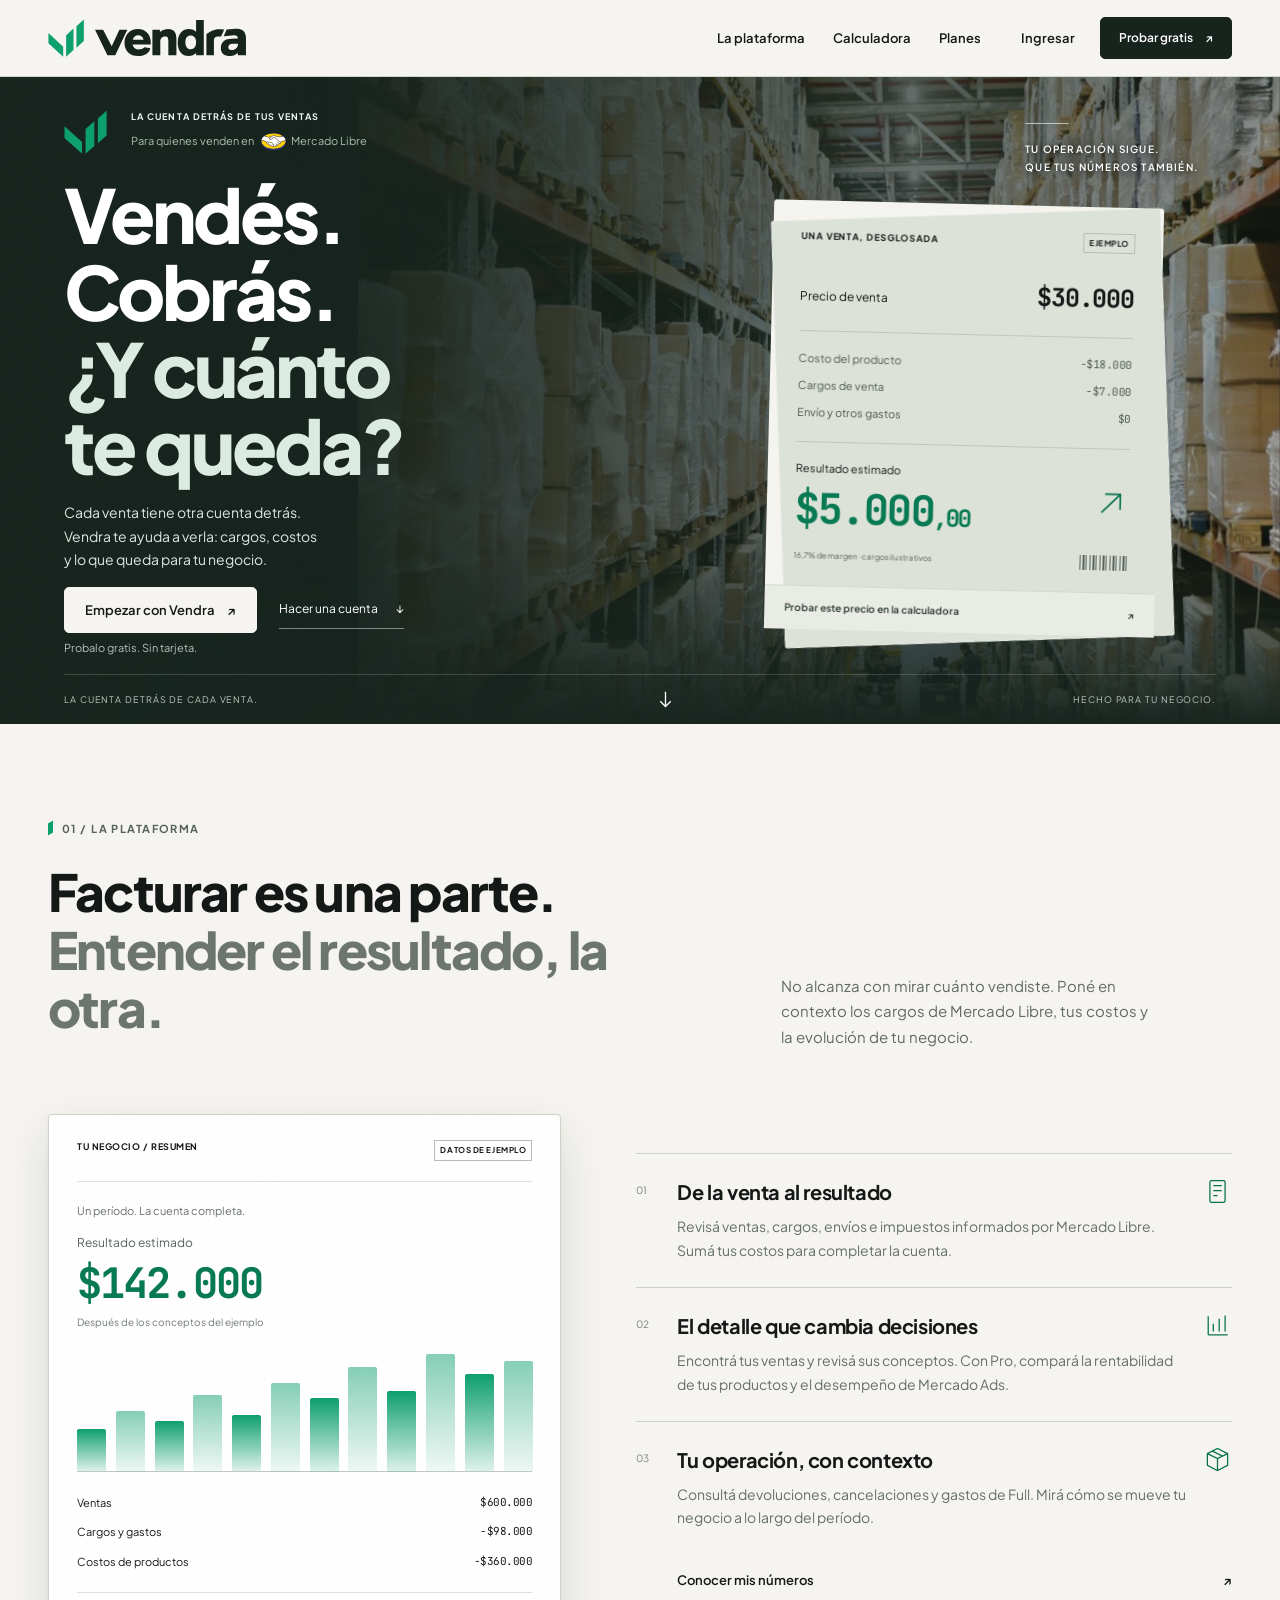
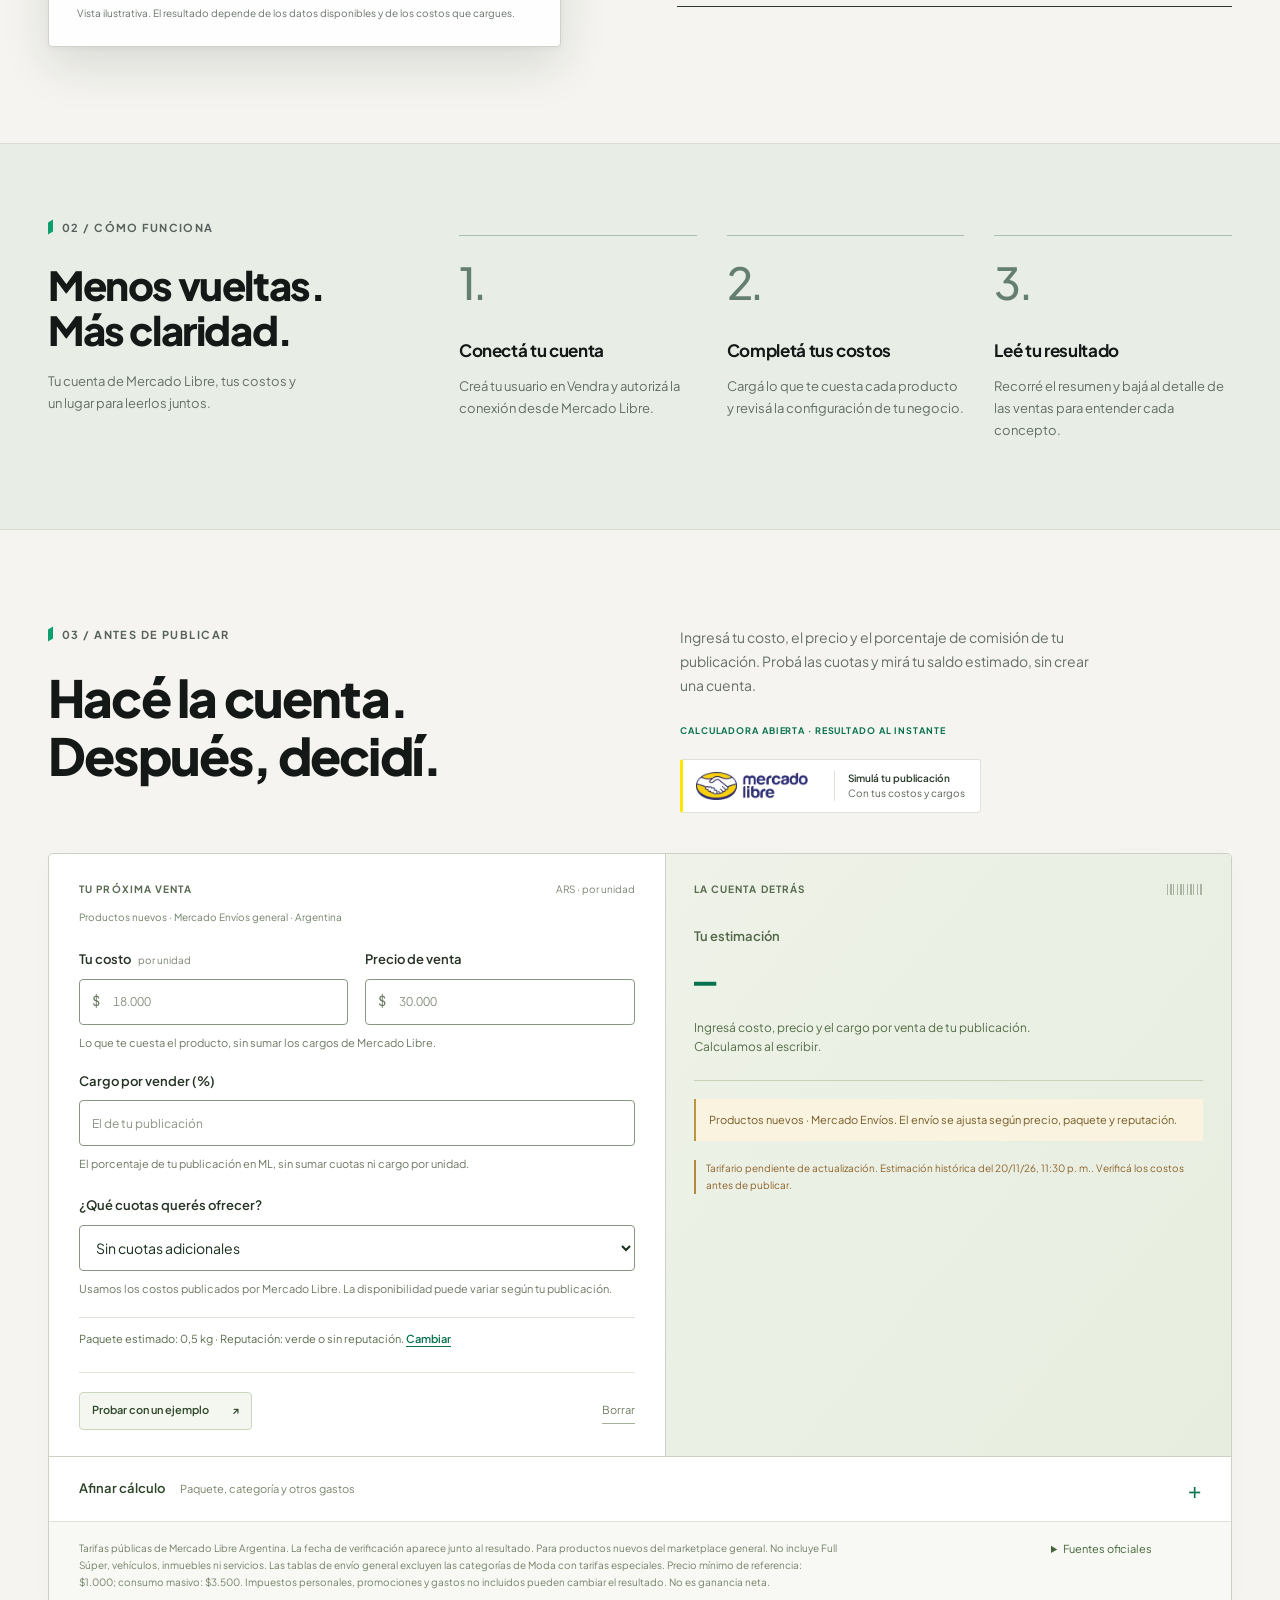
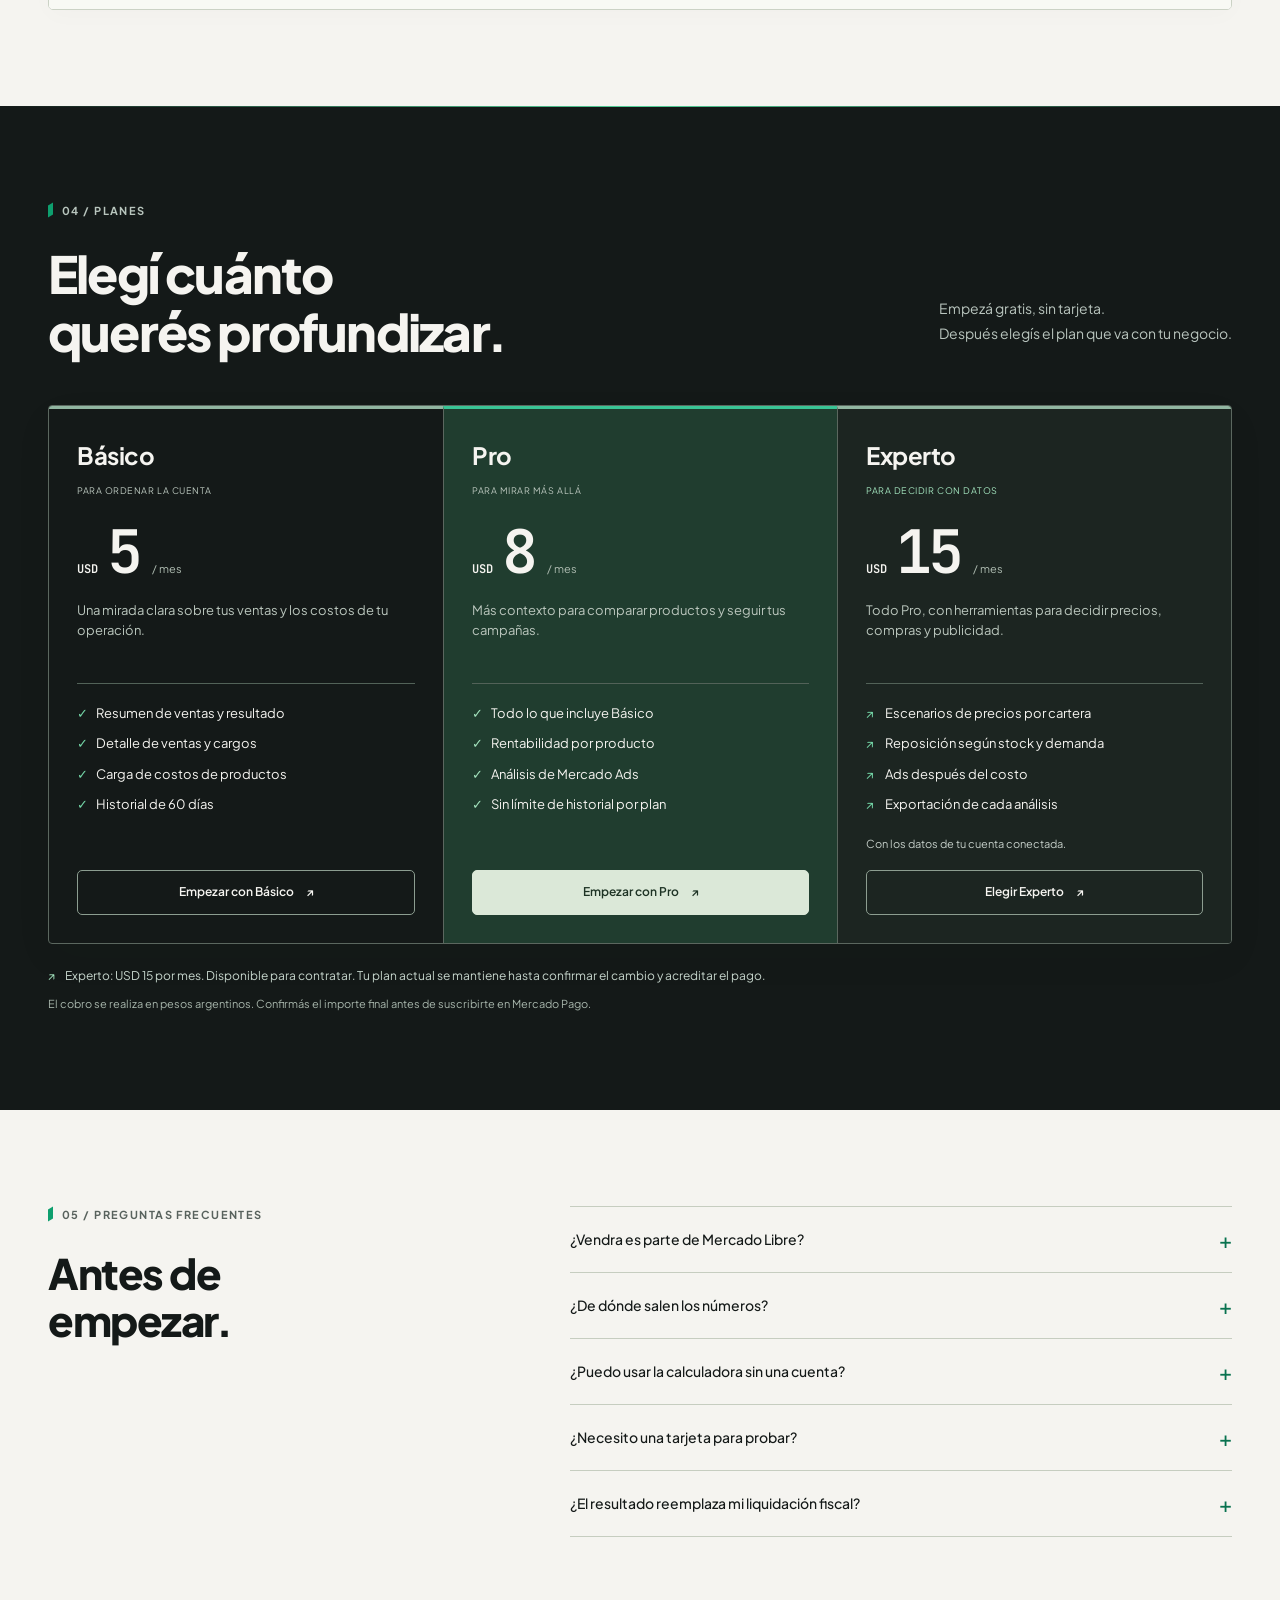
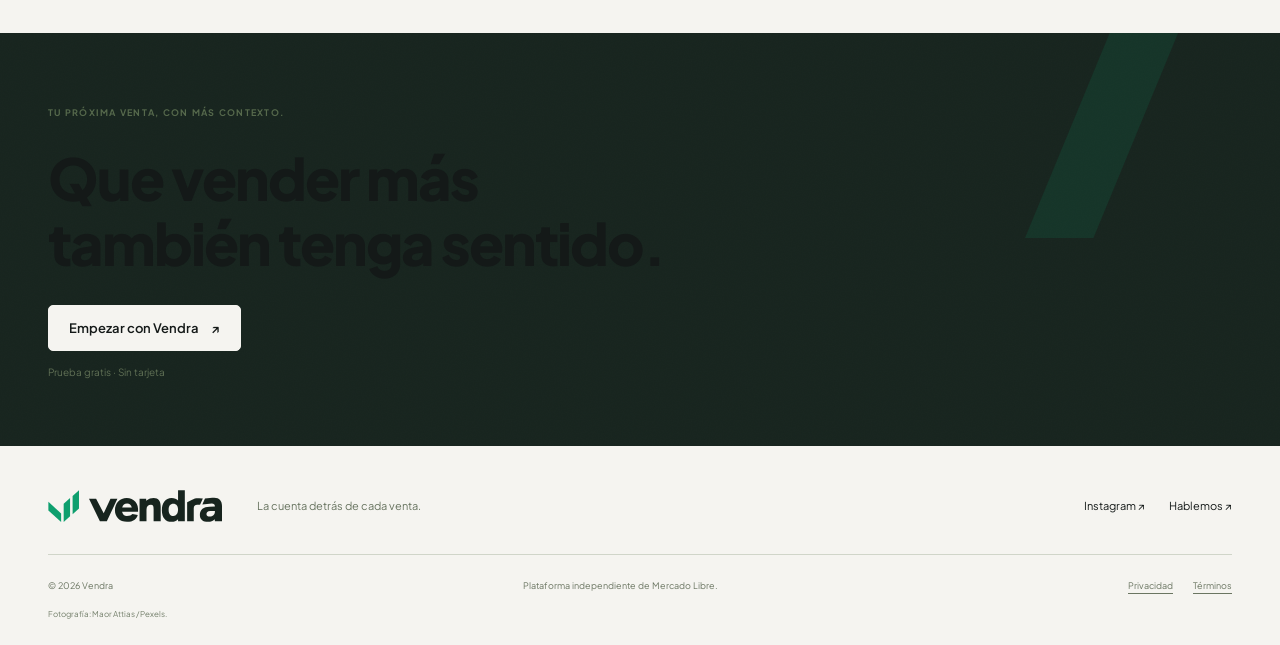
<file: index.html>
<!doctype html>
<html lang="es-AR">
<head>
<meta charset="utf-8"><meta name="viewport" content="width=device-width,initial-scale=1">
<title>Vendra — La cuenta detrás de cada venta en Mercado Libre</title>
<meta name="description" content="Entendé qué te queda de tus ventas en Mercado Libre. Reuní ventas, cargos y costos con Vendra, y probá nuestra calculadora de rentabilidad.">
<meta name="theme-color" content="#141918"><link rel="icon" href="visual/corte/isotipo.svg?v=20261124-1" type="image/svg+xml"><link rel="canonical" href="https://vendra.lat/">
<meta property="og:title" content="Vendés. Cobrás. ¿Y cuánto te queda? · Vendra"><meta property="og:description" content="La cuenta detrás de cada venta en Mercado Libre."><meta property="og:type" content="website"><meta property="og:url" content="https://vendra.lat/">
<link rel="stylesheet" href="exact-home/shared.css"><link rel="stylesheet" href="exact-home/home.css">
<link rel="stylesheet" href="exact-home/calculator-simple.css"><script src="visual/public-rates.js?v=exact-home-1" defer></script><script src="visual/public-estimate.js?v=exact-home-1" defer></script><script src="visual/calculator-simple.js?v=exact-home-1" defer></script><script src="exact-home/home.js" defer></script>
<link rel="stylesheet" href="exact-home/ml-brand.css"><script src="exact-home/ml-brand.js" defer></script>
<meta name="facebook-domain-verification" content="16y74flxnpxetsxmehat0ggmkbxc2m" />
<!-- Excluir mi propio dispositivo de las estadísticas: entrar con ?notrack=1 lo apaga, ?notrack=0 lo vuelve a prender -->
<script>
(function(){
  try{
    var p = new URLSearchParams(location.search), msg = null;
    if (p.get('notrack') === '1'){ localStorage.setItem('vendra_notrack','1'); msg = 'Vendra: listo. No vamos a contar las visitas de este dispositivo en las estadísticas.'; }
    if (p.get('notrack') === '0'){ localStorage.removeItem('vendra_notrack'); msg = 'Vendra: volvemos a contar las visitas de este dispositivo.'; }
    if (localStorage.getItem('vendra_notrack') === '1'){
      window['ga-disable-G-S068X8Y6HM'] = true; // Google Analytics no envía nada
      window.fbq = function(){};                // el loader del pixel de Meta ve fbq y no arranca
      window.__VENDRA_NOTRACK = true;
    }
    if (msg) setTimeout(function(){ alert(msg); }, 300);
  }catch(e){}
})();
</script>
<!-- Meta Pixel -->
<script>
!function(f,b,e,v,n,t,s){if(f.fbq)return;n=f.fbq=function(){n.callMethod?n.callMethod.apply(n,arguments):n.queue.push(arguments)};if(!f._fbq)f._fbq=n;n.push=n;n.loaded=!0;n.version='2.0';n.queue=[];t=b.createElement(e);t.async=!0;t.src=v;s=b.getElementsByTagName(e)[0];s.parentNode.insertBefore(t,s)}(window,document,'script','https://connect.facebook.net/en_US/fbevents.js');
fbq('init','808972165944885');fbq('track','PageView');
</script>
<noscript><img height="1" width="1" style="display:none" src="https://www.facebook.com/tr?id=808972165944885&ev=PageView&noscript=1"/></noscript>
<!-- End Meta Pixel -->
<!-- Google tag (gtag.js) -->
<script async src="https://www.googletagmanager.com/gtag/js?id=G-S068X8Y6HM"></script>
<script>
  window.dataLayer = window.dataLayer || [];
  function gtag(){dataLayer.push(arguments);}
  gtag('js', new Date());
  gtag('config', 'G-S068X8Y6HM');
</script>
<!-- End Google tag -->
<meta property="og:site_name" content="Vendra"><meta property="og:image" content="https://vendra.lat/og.png"><meta property="og:image:width" content="1200"><meta property="og:image:height" content="630"><meta property="og:image:alt" content="Vendra"><meta name="twitter:card" content="summary_large_image"><meta name="twitter:image" content="https://vendra.lat/og.png">
<link rel="stylesheet" href="exact-home/finish.css?v=20261121-1">
<link rel="stylesheet" href="visual/corte/corte.css?v=20261124-1">
</head>
<body>
<a href="#contenido" class="skip">Ir al contenido</a>
<header class="site-header"><div class="header-inner">
<a class="brand" href="index.html" aria-label="Vendra, inicio"><img src="exact-home/assets/vendra-mark.svg" alt="" width="28" height="31"><span>vendra</span></a>
<button id="menu-toggle" type="button" aria-expanded="false" aria-controls="site-nav" aria-label="Abrir menú"><svg viewBox="0 0 24 24" fill="none" stroke="currentColor" stroke-width="1.5" aria-hidden="true"><path d="M4 8h16M4 16h16"/></svg></button>
<nav id="site-nav" aria-label="Navegación principal"><a href="#plataforma">La plataforma</a><a href="#calculadora">Calculadora</a><a href="#planes">Planes</a></nav>
<div class="header-account"><a class="login" href="app.html">Ingresar</a><a class="button primary" href="app.html#registro">Probar gratis <span aria-hidden="true">↗</span></a></div>
</div></header>
<main id="contenido" tabindex="-1">
<section class="hero" aria-labelledby="hero-title">
<img class="hero-photo" src="exact-home/assets/warehouse.jpg" width="1920" height="1280" alt="" fetchpriority="high">
<div class="hero-shade"></div>
<div class="hero-inner">
<div class="hero-copy"><div class="hero-kicker"><span class="status-dot"></span> PARA QUIENES VENDEN EN MERCADO LIBRE</div>
<h1 id="hero-title">Vendés.<br>Cobrás.<br><span>¿Y cuánto<br>te queda?</span></h1>
<p>Cada venta tiene otra cuenta detrás.<br>Vendra te ayuda a verla: cargos, costos<br class="desktop-break"> y lo que queda para tu negocio.</p>
<div class="hero-actions"><a class="button hero-primary" href="app.html#registro">Empezar con Vendra <span aria-hidden="true">↗</span></a><a class="hero-secondary" href="#calculadora">Hacer una cuenta <span aria-hidden="true">↓</span></a></div>
<p class="hero-note">Probalo gratis. Sin tarjeta.</p></div>
<div class="hero-evidence">
<div class="warehouse-caption"><span class="caption-rule"></span> TU OPERACIÓN SIGUE.<br>QUE TUS NÚMEROS TAMBIÉN.</div>
<article class="sale-ticket paper-texture" aria-labelledby="ticket-title">
<div class="ticket-top"><span class="eyebrow" id="ticket-title">Una venta, desglosada</span><span class="example-tag">EJEMPLO</span></div>
<div class="ticket-sale"><span>Precio de venta</span><strong class="numeric">$30.000</strong></div>
<dl class="ticket-lines"><div><dt>Costo del producto</dt><dd class="numeric">−$18.000</dd></div><div><dt>Cargos de venta</dt><dd class="numeric">−$7.000</dd></div><div><dt>Envío y otros gastos</dt><dd class="numeric">$0</dd></div></dl>
<div class="ticket-profit"><div><span>Resultado estimado</span><strong class="numeric">$5.000<span class="ticket-cent">,00</span></strong></div><svg viewBox="0 0 32 32" fill="none" stroke="currentColor" stroke-width="1.5" aria-hidden="true"><path d="M7 23 24 6M10 6h14v14"/></svg></div>
<div class="ticket-foot"><span>16,7% de margen · cargos ilustrativos</span><span class="barcode" aria-hidden="true"></span></div>
<button id="try-hero-example" type="button">Probar este precio en la calculadora <span aria-hidden="true">↗</span></button>
</article>
</div>
<div class="hero-bottom"><span>LA CUENTA DETRÁS DE CADA VENTA.</span><a href="#plataforma" aria-label="Conocer la plataforma"><svg viewBox="0 0 24 24" fill="none" stroke="currentColor" stroke-width="1.5" aria-hidden="true"><path d="M12 3v17m-6-6 6 6 6-6"/></svg></a><span>HECHO PARA TU NEGOCIO.</span></div>
</div>
</section>
<section id="plataforma" class="platform section-shell" tabindex="-1" aria-labelledby="platform-title">
<div class="section-heading reveal"><span class="section-number">01 / LA PLATAFORMA</span><h2 id="platform-title">Facturar es una parte.<br><span>Entender el resultado, la otra.</span></h2><p>No alcanza con mirar cuánto vendiste. Poné en contexto los cargos de Mercado Libre, tus costos y la evolución de tu negocio.</p></div>
<div class="platform-grid">
<div class="ledger-preview paper-texture reveal"><div class="ledger-title"><span class="eyebrow">Tu negocio / Resumen</span><span class="example-tag">DATOS DE EJEMPLO</span></div><div class="ledger-period">Un período. La cuenta completa.</div><div class="ledger-total"><span>Resultado estimado</span><strong class="numeric">$142.000</strong><span class="ledger-caption">Después de los conceptos del ejemplo</span></div><div class="ledger-bars" aria-hidden="true"><i style="--h:36%"></i><i style="--h:52%"></i><i style="--h:43%"></i><i style="--h:65%"></i><i style="--h:48%"></i><i style="--h:76%"></i><i style="--h:63%"></i><i style="--h:89%"></i><i style="--h:69%"></i><i style="--h:100%"></i><i style="--h:83%"></i><i style="--h:94%"></i></div><dl class="ledger-summary"><div><dt>Ventas</dt><dd class="numeric">$600.000</dd></div><div><dt>Cargos y gastos</dt><dd class="numeric">−$98.000</dd></div><div><dt>Costos de productos</dt><dd class="numeric">−$360.000</dd></div></dl><p class="ledger-disclaimer">Vista ilustrativa. El resultado depende de los datos disponibles y de los costos que cargues.</p></div>
<div class="feature-list">
<article class="feature reveal"><span class="feature-index">01</span><div><h3>De la venta al resultado</h3><p>Revisá ventas, cargos, envíos e impuestos informados por Mercado Libre. Sumá tus costos para completar la cuenta.</p></div><svg viewBox="0 0 32 32" fill="none" stroke="currentColor" stroke-width="1.5" aria-hidden="true"><rect x="7" y="3" width="18" height="26" rx="2"/><path d="M11 9h10M11 15h10M11 21h5"/></svg></article>
<article class="feature reveal"><span class="feature-index">02</span><div><h3>El detalle que cambia decisiones</h3><p>Encontrá tus ventas y revisá sus conceptos. Con Pro, compará la rentabilidad de tus productos y el desempeño de Mercado Ads.</p></div><svg viewBox="0 0 32 32" fill="none" stroke="currentColor" stroke-width="1.5" aria-hidden="true"><path d="M5 27V5m0 22h23M11 23v-9m7 9V8m7 15V4"/></svg></article>
<article class="feature reveal"><span class="feature-index">03</span><div><h3>Tu operación, con contexto</h3><p>Consultá devoluciones, cancelaciones y gastos de Full. Mirá cómo se mueve tu negocio a lo largo del período.</p></div><svg viewBox="0 0 32 32" fill="none" stroke="currentColor" stroke-width="1.5" aria-hidden="true"><path d="m4 9 12-6 12 6v14l-12 6-12-6V9Zm0 0 12 6 12-6M16 15v14M10 6l12 6"/></svg></article>
<a class="text-link" href="app.html#registro">Conocer mis números <span aria-hidden="true">↗</span></a>
</div></div>
</section>
<section class="how-section" aria-labelledby="how-title"><div class="section-shell"><div class="how-heading reveal"><span class="section-number">02 / CÓMO FUNCIONA</span><h2 id="how-title">Menos vueltas.<br>Más claridad.</h2><p>Tu cuenta de Mercado Libre, tus costos y un lugar para leerlos juntos.</p></div><ol class="how-steps"><li class="reveal"><span class="step-number">1.</span><h3>Conectá tu cuenta</h3><p>Creá tu usuario en Vendra y autorizá la conexión desde Mercado Libre.</p></li><li class="reveal"><span class="step-number">2.</span><h3>Completá tus costos</h3><p>Cargá lo que te cuesta cada producto y revisá la configuración de tu negocio.</p></li><li class="reveal"><span class="step-number">3.</span><h3>Leé tu resultado</h3><p>Recorré el resumen y bajá al detalle de las ventas para entender cada concepto.</p></li></ol></div></section>
<section id="calculadora" class="calculator-section section-shell" tabindex="-1" aria-labelledby="calc-title">
 <div class="calculator-heading reveal"><div><span class="section-number">03 / ANTES DE PUBLICAR</span><h2 id="calc-title">Hacé la cuenta.<br>Después, decidí.</h2></div><div><p>Ingresá tu costo, el precio y el porcentaje de comisión de tu publicación. Probá las cuotas y mirá tu saldo estimado, sin crear una cuenta.</p><span class="free-label">CALCULADORA ABIERTA · RESULTADO AL INSTANTE</span></div></div>
 <div class="calc-simple">
  <div class="cs-inputs">
   <div class="cs-topline"><span class="eyebrow">TU PRÓXIMA VENTA</span><span>ARS · por unidad</span></div>
   <p id="calculator-scope" class="cs-scope-line">Productos nuevos · Mercado Envíos · Argentina</p>
   <div class="cs-price-pair">
    <div class="cs-field"><label for="product-cost">Tu costo <span>por unidad</span></label><div class="cs-money-field"><span aria-hidden="true">$</span><input id="product-cost" type="number" min="0" max="1000000000" step="0.01" inputmode="decimal" placeholder="18.000" aria-describedby="cs-cost-help"></div></div>
    <div class="cs-field"><label for="sale-price">Precio de venta</label><div class="cs-money-field"><span aria-hidden="true">$</span><input id="sale-price" type="number" min="0.01" max="1000000000" step="0.01" inputmode="decimal" placeholder="30.000"></div></div>
   </div>
   <p id="cs-cost-help" class="cs-hint">Lo que te cuesta el producto, sin sumar los cargos de Mercado Libre.</p>
   <div class="cs-field cs-fee"><label for="fee-percent">Cargo por vender (%)</label><input id="fee-percent" type="number" min="0" max="100" step="0.01" inputmode="decimal" placeholder="El de tu publicación" aria-describedby="fee-help"><p id="fee-help" class="cs-hint">El porcentaje de tu publicación en ML, sin sumar cuotas ni cargo por unidad.</p></div>
   <div class="cs-field cs-installments"><label for="installment-option">¿Qué cuotas querés ofrecer?</label><select id="installment-option"><option value="none">Sin cuotas adicionales</option><option value="low">Cuotas con interés bajo</option><option value="3">3 cuotas al mismo precio</option><option value="6">6 cuotas al mismo precio</option><option value="9">9 cuotas al mismo precio</option><option value="12">12 cuotas al mismo precio</option></select><p class="cs-hint">Usamos los costos publicados por Mercado Libre. La disponibilidad puede variar según tu publicación.</p></div>
   <p id="scenario-assumptions" class="cs-assumptions">Paquete estimado de 0,5 kg · Verde / sin reputación · <a href="#refine-calculation" id="edit-shipping-assumptions">Cambiar</a></p>
   <p id="example-note" class="cs-example-note" hidden>Escenario de ejemplo: comisión del 15%, paquete de 0,5 kg y reputación verde / sin reputación. Cambiá estos datos por los de tu publicación.</p>
   <div class="cs-actions"><button id="load-example" type="button" class="cs-example">Probar con un ejemplo <span aria-hidden="true">↗</span></button><button id="clear-calculator" type="button" class="cs-clear">Borrar</button></div>
  </div>
  <aside class="cs-result" aria-label="Resultado de la simulación" tabindex="-1">
   <div class="cs-topline"><span class="eyebrow">LA CUENTA DETRÁS</span><span class="barcode" aria-hidden="true"></span></div>
   <div class="cs-result-main" role="status" aria-live="polite" aria-atomic="true"><h3 id="result-label">Saldo estimado</h3><div id="result-value" class="numeric">—</div><p id="result-description">Completá costo, precio y cargo por vender para empezar.</p></div>
   <p id="shipping-rule" class="cs-shipping-rule" role="status" aria-live="polite"></p>
   <p id="result-error" class="cs-error" role="alert" hidden></p>
   <div id="result-detail" hidden>
    <dl class="cs-breakdown"><div><dt>Precio de venta</dt><dd id="result-sale" class="numeric">—</dd></div><div><dt>Tu costo</dt><dd id="result-cost" class="numeric">—</dd></div><div><dt>Cargo por vender</dt><dd id="result-fee" class="numeric">—</dd></div><div><dt>Cuotas</dt><dd id="result-installments" class="numeric">—</dd></div><div><dt>Cargo por unidad estimado</dt><dd id="result-fixed" class="numeric">Pendiente</dd></div><div><dt>Envío estimado</dt><dd id="result-shipping" class="numeric">Sin incluir</dd></div><div><dt>Otros gastos</dt><dd id="result-other" class="numeric">Sin incluir</dd></div><div class="cs-total"><dt>Saldo estimado</dt><dd id="result-profit" class="numeric">—</dd></div></dl>
    <button id="copy-result" type="button" class="cs-copy">Copiar esta cuenta <span aria-hidden="true">↗</span></button><p id="copy-status" class="cs-hint" role="status" aria-live="polite"></p>
   </div>
   <p id="rate-status" class="cs-rate-status" role="status" aria-live="polite">Usamos el porcentaje que ingresás y las tablas públicas de cargos por unidad, cuotas y envío. El resultado es una estimación antes de otros gastos e impuestos.</p>
  </aside>
  <details class="cs-refine" id="refine-calculation"><summary><span>Afinar cálculo <small>Paquete, categoría y otros gastos</small></span><span class="cs-disclosure" aria-hidden="true">+</span></summary><div class="cs-refine-content"><p>Ajustá los supuestos del paquete y el envío, o ingresá los importes de tu publicación. La estimación no reemplaza sus cargos reales.</p>
   <details id="shipping-settings" class="cs-shipping-settings" open><summary>Envío y paquete <span aria-hidden="true">⌄</span></summary><div class="cs-shipping-content">
    <div class="cs-shipping-grid">
     <div class="cs-field"><label for="shipping-mode">Cómo enviás</label><select id="shipping-mode"><option value="standard">Mercado Envíos · tarifa general</option><option value="flex">Flex · mi costo logístico</option><option value="other">Otro / tarifa especial</option></select></div>
     <div class="cs-field"><label for="voluntary-shipping">Envío gratis por debajo del mínimo</label><select id="voluntary-shipping"><option value="no">No agregar envío gratis</option><option value="yes">Ofrecer envío gratis también</option></select></div>
     <div class="cs-field"><label for="billable-weight">Peso facturable estimado (kg)</label><input id="billable-weight" value="0.5" type="number" min="0.001" step="0.001" inputmode="decimal" placeholder="Si ya lo conocés" aria-describedby="weight-help"></div>
     <div class="cs-field"><label for="seller-reputation">Tu reputación</label><select id="seller-reputation"><option value="unknown">No la sé / sin definir</option><option value="green" selected>Verde / sin reputación</option><option value="yellow">Amarilla</option><option value="red">Roja</option></select></div>
    </div>
    <p id="weight-help" class="cs-hint">Partimos de 0,5 kg como supuesto editable. El peso facturable es el mayor entre el peso real y el volumétrico del paquete. Podés calcularlo con sus medidas.</p>
    <details id="package-measurements" class="cs-package-measurements"><summary>No sé el peso facturable</summary><div class="cs-package-inputs"><div class="cs-field"><label for="physical-weight">Peso real (kg)</label><input id="physical-weight" type="number" min="0.001" step="0.001" inputmode="decimal" placeholder="Con embalaje"></div><div class="cs-dimensions"><div class="cs-field"><label for="package-height">Alto (cm)</label><input id="package-height" type="number" min="0.1" step="0.1" inputmode="decimal"></div><div class="cs-field"><label for="package-width">Ancho (cm)</label><input id="package-width" type="number" min="0.1" step="0.1" inputmode="decimal"></div><div class="cs-field"><label for="package-length">Largo (cm)</label><input id="package-length" type="number" min="0.1" step="0.1" inputmode="decimal"></div></div></div><p class="cs-hint">Usá las medidas del paquete final. No inferimos su tamaño a partir del nombre del producto.</p></details>
   </div></details>
   <details class="cs-product-details"><summary>Revisar categoría del producto <span>Opcional</span></summary>   <div class="cs-field cs-product"><label for="product-query">¿Qué vendés? <span>Opcional</span></label><input id="product-query" type="text" maxlength="180" autocomplete="off" placeholder="Ej.: auriculares inalámbricos" aria-describedby="category-status"><p id="category-status" class="cs-hint" role="status" aria-live="polite">La categoría ayuda a revisar el alcance del cálculo; no determina tu comisión. Usamos el porcentaje que ingresaste.</p><label for="category-choice" class="cs-sr">Categoría sugerida para tu producto</label><select id="category-choice" hidden aria-describedby="category-status"><option value="">Elegí una categoría sugerida</option></select></div></details>
   <h4 class="cs-exact-title">Importes que ya conocés</h4><div class="cs-extra-grid">
   <div class="cs-field"><label for="shipping-cost">Envío a tu cargo ($)</label><input id="shipping-cost" type="number" min="0" max="1000000000" step="0.01" inputmode="decimal" placeholder="Si ya lo conocés"></div>
   <div class="cs-field"><label for="fixed-fee">Cargo fijo por unidad ($)</label><input id="fixed-fee" type="number" min="0" max="1000000000" step="0.01" inputmode="decimal" placeholder="Si corresponde"><p class="cs-hint">Sin un importe declarado, lo estimamos con el precio y el peso facturable. Desde $33.000 no aplicamos cargo por unidad según la tabla general.</p></div>
   <div class="cs-field"><label for="other-cost">Otros gastos por venta ($)</label><input id="other-cost" type="number" min="0" max="1000000000" step="0.01" inputmode="decimal" placeholder="Publicidad, embalaje u otros"></div>
  </div><a class="cs-official-link" href="https://www.mercadolibre.com.ar/simulador-de-costos" target="_blank" rel="noopener">Ver mis cargos en el simulador de Mercado Libre <span aria-hidden="true">↗</span></a></div></details>
  <div class="cs-footnote"><p>Tarifas públicas de Mercado Libre Argentina. La fecha de verificación aparece junto al resultado. Para productos nuevos del marketplace general. No incluye Full Súper, vehículos, inmuebles ni servicios. Las tablas de envío general excluyen las categorías de Moda con tarifas especiales. Precio mínimo de referencia: $1.000; consumo masivo: $3.500. Impuestos personales, promociones y gastos no incluidos pueden cambiar el resultado. No es ganancia neta.</p><details class="cs-sources"><summary>Fuentes oficiales</summary><a href="https://www.mercadolibre.com.ar/ayuda/Costos-para-vender-productos_870" target="_blank" rel="noopener">Comisión y cuotas ↗</a><a href="https://www.mercadolibre.com.ar/ayuda/49926" target="_blank" rel="noopener">Cargo por unidad ↗</a><a href="https://www.mercadolibre.com.ar/ayuda/16467" target="_blank" rel="noopener">Reglas de envío gratis ↗</a><a href="https://www.mercadolibre.com.ar/ayuda/40538" target="_blank" rel="noopener">Envío: verde, líder o sin reputación ↗</a><a href="https://www.mercadolibre.com.ar/ayuda/40545" target="_blank" rel="noopener">Envío: reputación amarilla ↗</a><a href="https://www.mercadolibre.com.ar/ayuda/40547" target="_blank" rel="noopener">Envío: naranja o roja ↗</a><a href="https://www.mercadolibre.com.ar/ayuda/49365" target="_blank" rel="noopener">Peso facturable ↗</a></details></div>
 </div>
</section>
<section id="planes" class="plans-section" tabindex="-1" aria-labelledby="plans-title"><div class="section-shell"><div class="plans-heading reveal"><div><span class="section-number">04 / PLANES</span><h2 id="plans-title">Elegí cuánto<br>querés profundizar.</h2></div><p>Empezá gratis, sin tarjeta.<br>Después elegís el plan que va con tu negocio.</p></div><div class="plans-grid"><article class="plan reveal"><div class="plan-top"><h3>Básico</h3><span>PARA ORDENAR LA CUENTA</span></div><p class="plan-price"><strong class="numeric"><small>USD</small>5</strong><span>/ mes</span></p><p class="plan-description">Una mirada clara sobre tus ventas y los costos de tu operación.</p><ul><li>Resumen de ventas y resultado</li><li>Detalle de ventas y cargos</li><li>Carga de costos de productos</li><li>Historial de 60 días</li></ul><a class="button" href="app.html#registro">Empezar con Básico <span aria-hidden="true">↗</span></a></article><article class="plan plan-pro reveal"><div class="plan-top"><h3>Pro</h3><span>PARA MIRAR MÁS ALLÁ</span></div><p class="plan-price"><strong class="numeric"><small>USD</small>8</strong><span>/ mes</span></p><p class="plan-description">Más contexto para comparar productos y seguir tus campañas.</p><ul><li>Todo lo que incluye Básico</li><li>Rentabilidad por producto</li><li>Análisis de Mercado Ads</li><li>Sin límite de historial por plan</li></ul><a class="button" href="app.html#registro">Empezar con Pro <span aria-hidden="true">↗</span></a></article><article class="plan plan-expert reveal"><div class="plan-top"><h3>Experto</h3><span>PARA DECIDIR CON DATOS</span></div><p class="plan-price"><strong class="numeric"><small>USD</small>15</strong><span>/ mes</span></p><p class="plan-description">Todo Pro, con herramientas para decidir precios, compras y publicidad.</p><ul><li>Escenarios de precios por cartera</li><li>Reposición según stock y demanda</li><li>Ads después del costo</li><li>Exportación de cada análisis</li></ul><p class="plan-scope">Con los datos de tu cuenta conectada.</p><a class="button" href="app.html?plan=experto#planes">Elegir Experto <span aria-hidden="true">↗</span></a></article></div><p class="plan-launch-note"><span aria-hidden="true">↗</span> Experto: USD 15 por mes. Disponible para contratar. Tu plan actual se mantiene hasta confirmar el cambio y acreditar el pago.</p><p class="plan-billing">El cobro se realiza en pesos argentinos. Confirmás el importe final antes de suscribirte en Mercado Pago.</p></div></section>
<section class="faq-section section-shell" aria-labelledby="faq-title"><div><span class="section-number">05 / PREGUNTAS FRECUENTES</span><h2 id="faq-title">Antes de<br>empezar.</h2></div><div class="faq-list"><details><summary>¿Vendra es parte de Mercado Libre?</summary><p>No. Vendra es una plataforma independiente para analizar tu operación en Mercado Libre. La conexión se autoriza desde Mercado Libre.</p></details><details><summary>¿De dónde salen los números?</summary><p>De los datos disponibles de tu cuenta de Mercado Libre y de los costos que cargás en Vendra. El resultado depende de que esos datos estén completos y de la configuración de tu negocio.</p></details><details><summary>¿Puedo usar la calculadora sin una cuenta?</summary><p>Sí. Ingresá costo, precio, el porcentaje de comisión de tu publicación y las cuotas. Estimamos cargos por unidad y envío con tablas públicas y supuestos visibles de peso y reputación, que podés cambiar en Afinar cálculo. La categoría es opcional y no define automáticamente tu comisión. El saldo estimado no es ganancia neta: impuestos y otros gastos pueden modificarlo.</p></details><details><summary>¿Necesito una tarjeta para probar?</summary><p>No necesitás una tarjeta para empezar la prueba. Creá tu cuenta, conectá Mercado Libre y recorré la plataforma.</p></details><details><summary>¿El resultado reemplaza mi liquidación fiscal?</summary><p>No. Vendra te ayuda a analizar tu negocio. El tratamiento impositivo y los gastos que no estén registrados pueden modificar el resultado; revisalos con tu contador.</p></details></div></section>
<section class="closing paper-texture"><div class="section-shell"><span class="eyebrow">TU PRÓXIMA VENTA, CON MÁS CONTEXTO.</span><h2>Que vender más<br>también tenga sentido.</h2><a class="button hero-primary" href="app.html#registro">Empezar con Vendra <span aria-hidden="true">↗</span></a><p>Prueba gratis · Sin tarjeta</p><span class="closing-mark" aria-hidden="true">↗</span></div></section>
</main>
<footer class="site-footer section-shell"><div class="footer-top"><a class="brand" href="index.html" aria-label="Vendra, inicio"><img src="exact-home/assets/vendra-mark.svg" width="28" height="31" alt=""><span>vendra</span></a><p>La cuenta detrás de cada venta.</p><div><a href="https://instagram.com/vendra.latam" target="_blank" rel="noopener">Instagram ↗</a><a href="mailto:hola@vendra.lat">Hablemos ↗</a></div></div><div class="footer-bottom"><span>© <span id="year">2026</span> Vendra</span><span>Plataforma independiente de Mercado Libre.</span><div><a href="privacidad.html">Privacidad</a><a href="terminos.html">Términos</a></div></div><p class="photo-credit">Fotografía: <a href="https://www.pexels.com/photo/boxes-on-shelves-inside-a-warehouse-5156696/" target="_blank" rel="noopener">Maor Attias / Pexels</a>.</p></footer>
</body></html>
</file>
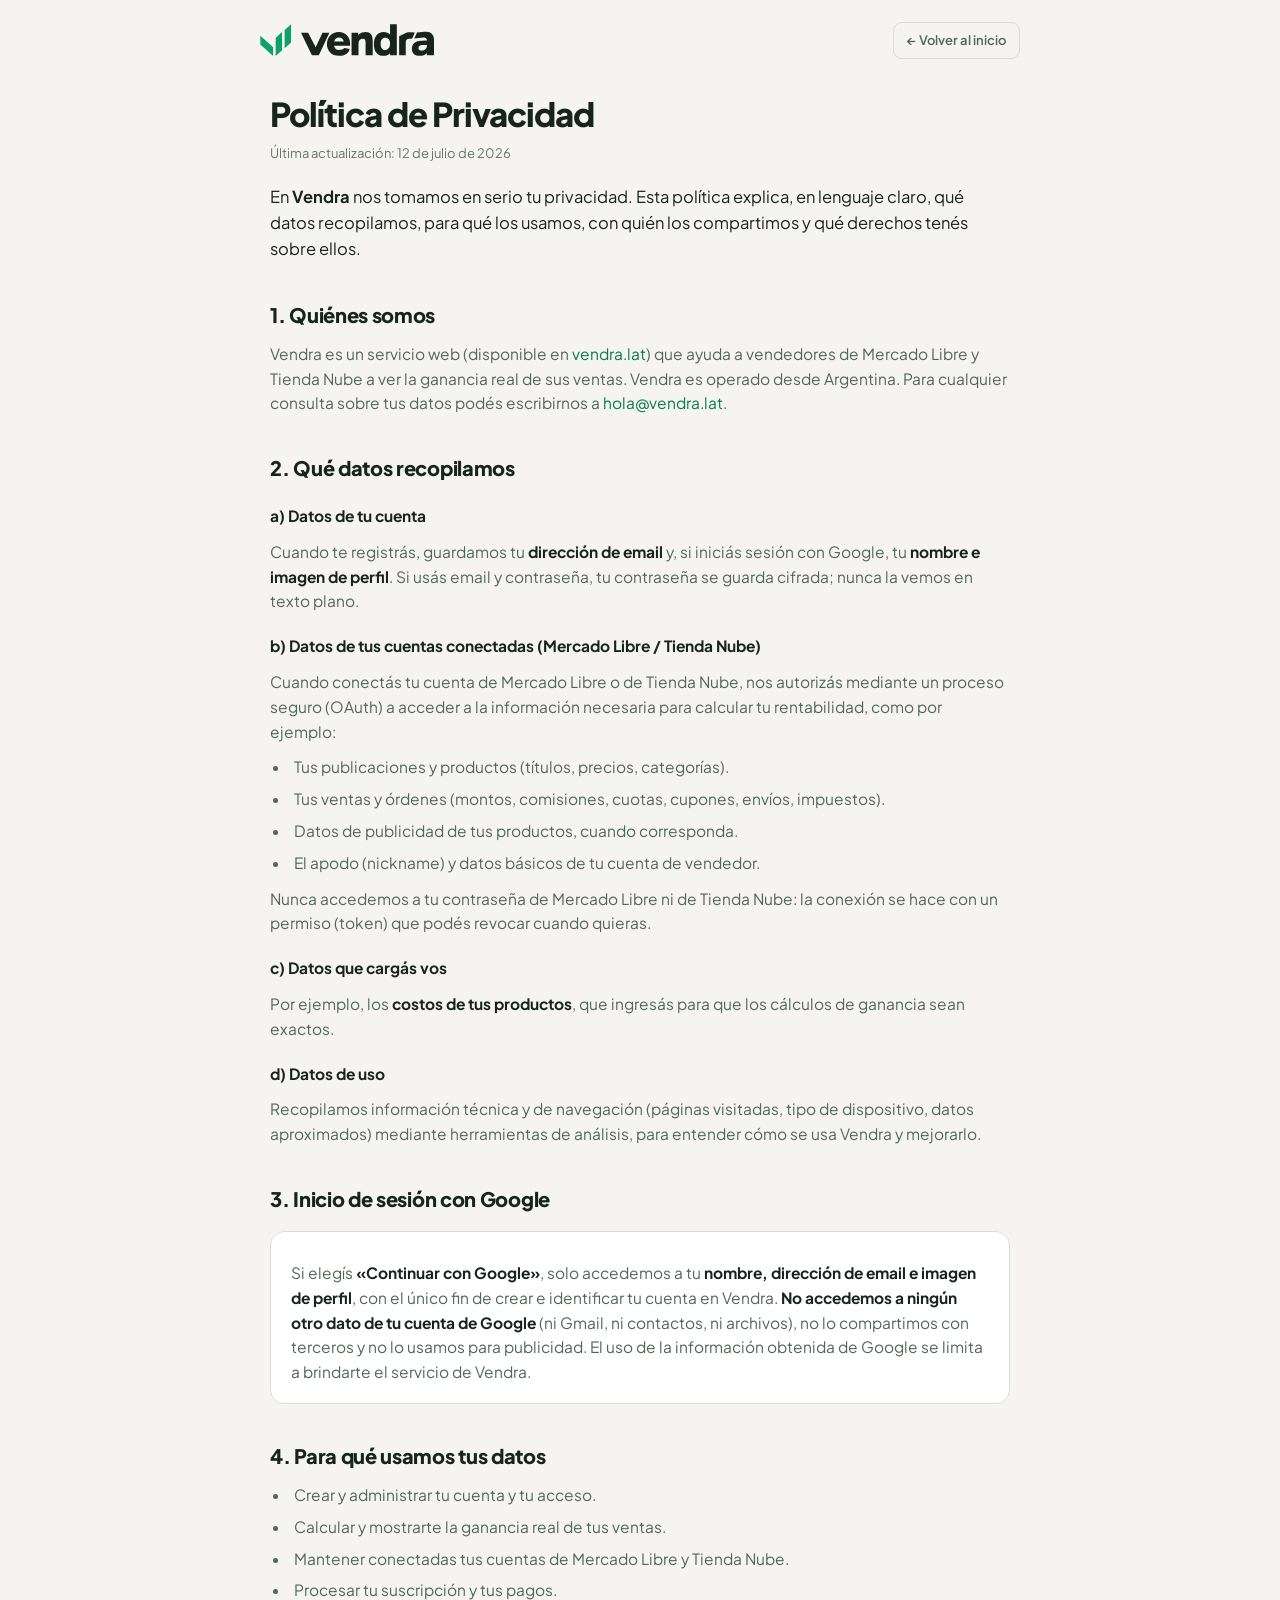
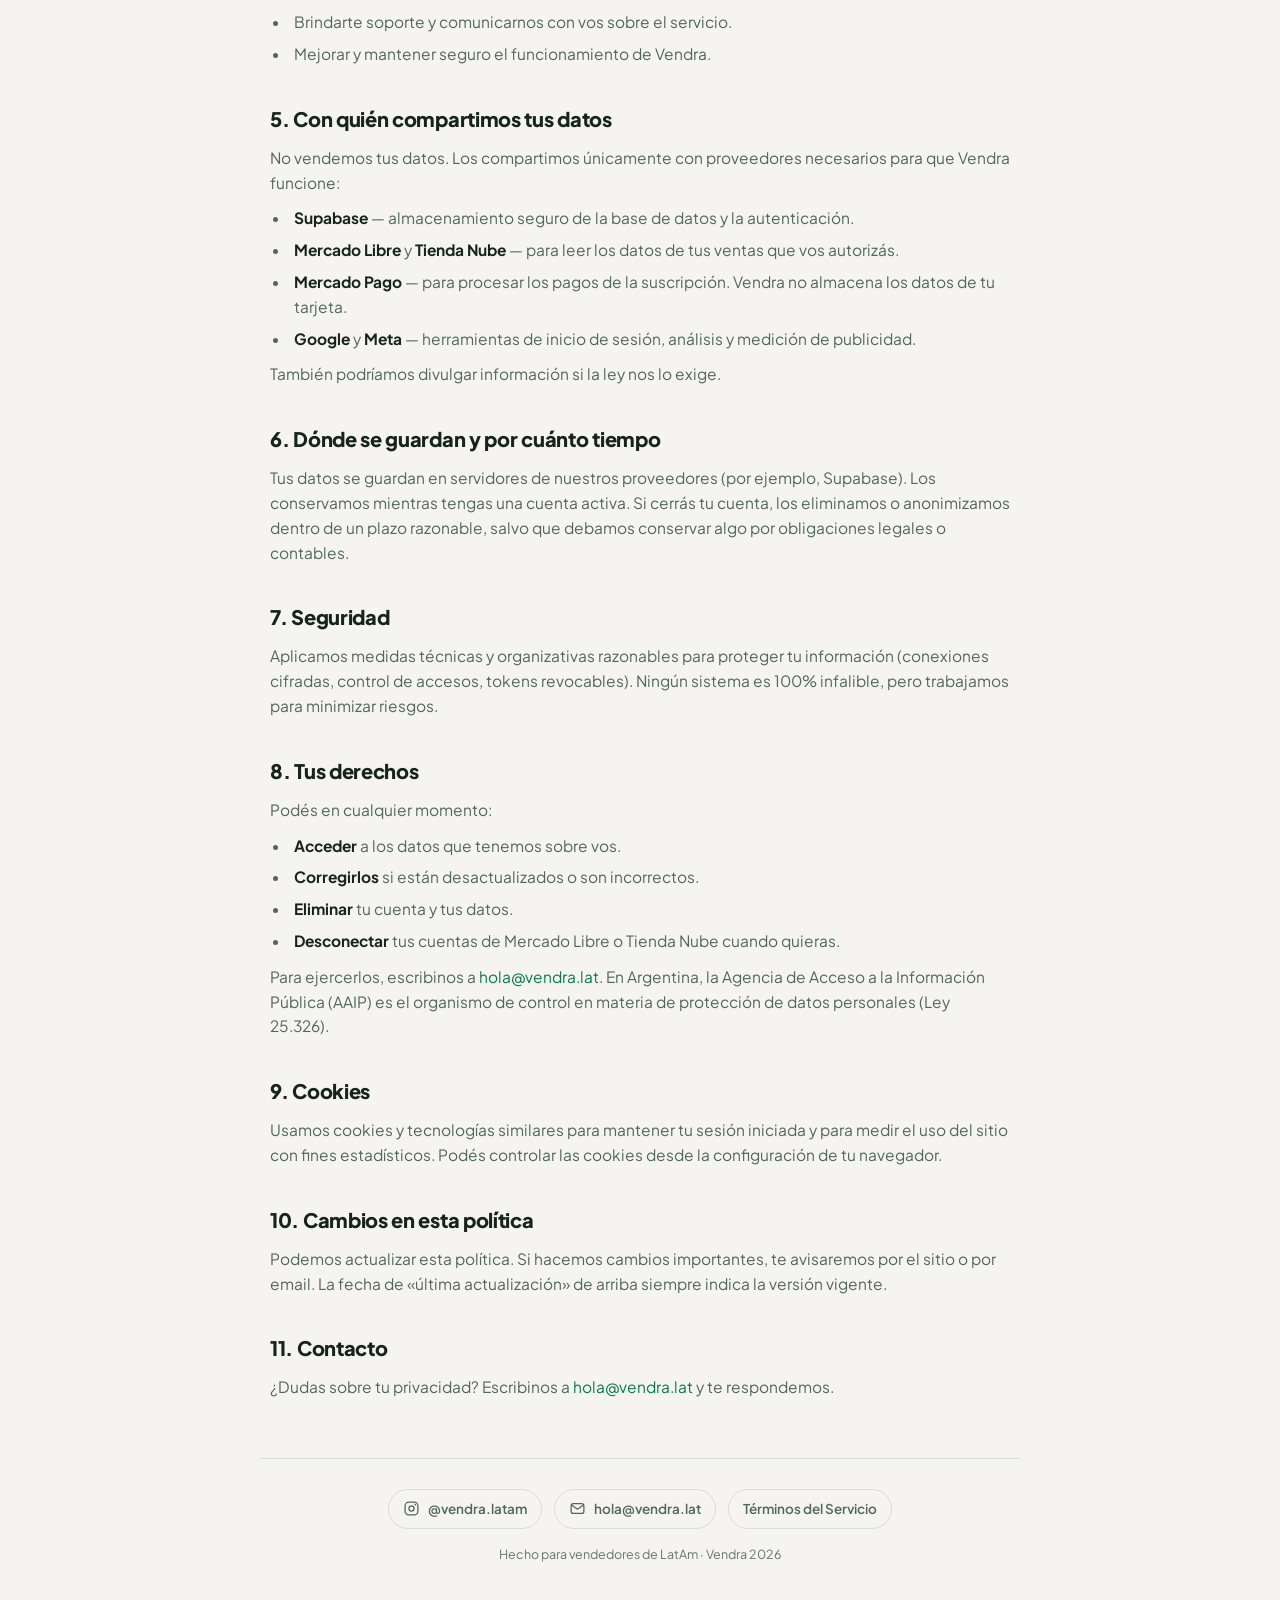
<file: privacidad.html>
<!DOCTYPE html>
<html lang="es">
<head>
<meta charset="UTF-8">
<meta name="viewport" content="width=device-width, initial-scale=1.0">
<title>Política de Privacidad — Vendra</title>
<meta name="description" content="Cómo Vendra recopila, usa y protege tus datos.">
<meta name="robots" content="index,follow">
<link rel="icon" href="visual/corte/isotipo.svg?v=20261124-1">
<link rel="preconnect" href="https://fonts.googleapis.com">
<link rel="preconnect" href="https://fonts.gstatic.com" crossorigin>
<link href="https://fonts.googleapis.com/css2?family=Manrope:wght@800&family=Plus+Jakarta+Sans:wght@400;500;600;700;800&display=swap" rel="stylesheet">
<style>
  :root{
    --bg:#0A0A0C;--surface:#141417;--surface-2:#1C1C21;
    --line:rgba(255,255,255,.07);--line-2:rgba(255,255,255,.12);
    --text:#F4F4F5;--text-2:#A1A1AA;--text-3:#71717A;
    --verde:#10B981;--verde-2:#34D399;
    --font-ui:'Plus Jakarta Sans',system-ui,sans-serif;
    --font-logo:'Manrope',system-ui,sans-serif;
  }
  *{box-sizing:border-box;margin:0;padding:0}
  html{overflow-x:hidden}
  body{font-family:var(--font-ui);background:radial-gradient(900px 520px at 15% -6%,rgba(16,185,129,.14),transparent 60%) fixed,var(--bg);color:var(--text);line-height:1.6;-webkit-font-smoothing:antialiased;min-height:100vh;overflow-x:hidden}
  .wrap{max-width:800px;margin:0 auto;padding:0 20px}
  header{display:flex;align-items:center;justify-content:space-between;padding:22px 0}
  .logo{display:flex;align-items:center;gap:12px;font-family:var(--font-logo);font-size:32px;font-weight:800;letter-spacing:-.7px;color:var(--text);text-decoration:none}
  .logo svg{display:block;width:36px;height:36px}
  .back{font-size:13px;color:var(--text-2);text-decoration:none;font-weight:600;padding:7px 13px;border:1px solid var(--line);border-radius:9px;transition:.15s;white-space:nowrap}
  .back:hover{color:var(--text);border-color:var(--line-2)}

  .legal{max-width:740px;margin:0 auto;padding:14px 0 30px}
  .legal h1{font-size:33px;font-weight:800;letter-spacing:-1px;line-height:1.15}
  .legal .updated{color:var(--text-3);font-size:13px;margin-top:10px}
  .legal .intro{font-size:16.5px;color:var(--text);margin-top:20px}
  .legal h2{font-size:20px;font-weight:800;letter-spacing:-.3px;margin-top:36px;margin-bottom:6px}
  .legal h3{font-size:15.5px;font-weight:700;color:var(--text);margin-top:20px;margin-bottom:2px}
  .legal p{color:var(--text-2);font-size:15.5px;margin-top:11px}
  .legal ul{margin:11px 0 11px 20px;color:var(--text-2)}
  .legal li{font-size:15.5px;margin-top:7px;padding-left:4px}
  .legal a{color:var(--verde-2);text-decoration:none}
  .legal a:hover{text-decoration:underline}
  .legal strong{color:var(--text);font-weight:700}
  .legal .box{background:var(--surface);border:1px solid var(--line);border-radius:14px;padding:18px 20px;margin-top:16px}

  footer{border-top:1px solid var(--line);margin-top:28px;padding:30px 0 46px;text-align:center;color:var(--text-3);font-size:13px}
  .foot-inner{display:flex;flex-direction:column;align-items:center;gap:15px}
  .foot-links{display:flex;align-items:center;gap:12px;flex-wrap:wrap;justify-content:center}
  .foot-links a{display:inline-flex;align-items:center;gap:8px;padding:8px 14px;border:1px solid var(--line);border-radius:99px;font-size:13.5px;font-weight:600;transition:.15s;color:var(--text-2);text-decoration:none}
  .foot-links a:hover{border-color:var(--line-2);background:rgba(255,255,255,.03);color:var(--text)}
  .foot-links a svg{width:17px;height:17px;flex:none}
  .foot-copy{color:var(--text-3);font-size:12.5px}
  @media(max-width:560px){.legal h1{font-size:27px}}
</style>
<link rel="stylesheet" href="visual/corte/corte.css?v=20261124-1">
</head>
<body>
<div class="wrap">

  <header>
    <a class="logo" href="/">
      <svg xmlns="http://www.w3.org/2000/svg" width="27" height="27" width="7" aria-hidden="true" viewBox="0 0 200 212"><g fill="#0E9F6E"><path d="M2 80 L82 152 L82 206 L2 134 Z"/><path d="M98 92 L138 56 L138 170 L98 206 Z"/><path d="M154 44 L194 8 L194 122 L154 158 Z"/></g></svg>
      <span>vendra</span>
    </a>
    <a class="back" href="/">← Volver al inicio</a>
  </header>

  <main class="legal">
    <h1>Política de Privacidad</h1>
    <p class="updated">Última actualización: 12 de julio de 2026</p>

    <p class="intro">En <strong>Vendra</strong> nos tomamos en serio tu privacidad. Esta política explica, en lenguaje claro, qué datos recopilamos, para qué los usamos, con quién los compartimos y qué derechos tenés sobre ellos.</p>

    <h2>1. Quiénes somos</h2>
    <p>Vendra es un servicio web (disponible en <a href="https://vendra.lat">vendra.lat</a>) que ayuda a vendedores de Mercado Libre y Tienda Nube a ver la ganancia real de sus ventas. Vendra es operado desde Argentina. Para cualquier consulta sobre tus datos podés escribirnos a <a href="mailto:hola@vendra.lat">hola@vendra.lat</a>.</p>

    <h2>2. Qué datos recopilamos</h2>

    <h3>a) Datos de tu cuenta</h3>
    <p>Cuando te registrás, guardamos tu <strong>dirección de email</strong> y, si iniciás sesión con Google, tu <strong>nombre e imagen de perfil</strong>. Si usás email y contraseña, tu contraseña se guarda cifrada; nunca la vemos en texto plano.</p>

    <h3>b) Datos de tus cuentas conectadas (Mercado Libre / Tienda Nube)</h3>
    <p>Cuando conectás tu cuenta de Mercado Libre o de Tienda Nube, nos autorizás mediante un proceso seguro (OAuth) a acceder a la información necesaria para calcular tu rentabilidad, como por ejemplo:</p>
    <ul>
      <li>Tus publicaciones y productos (títulos, precios, categorías).</li>
      <li>Tus ventas y órdenes (montos, comisiones, cuotas, cupones, envíos, impuestos).</li>
      <li>Datos de publicidad de tus productos, cuando corresponda.</li>
      <li>El apodo (nickname) y datos básicos de tu cuenta de vendedor.</li>
    </ul>
    <p>Nunca accedemos a tu contraseña de Mercado Libre ni de Tienda Nube: la conexión se hace con un permiso (token) que podés revocar cuando quieras.</p>

    <h3>c) Datos que cargás vos</h3>
    <p>Por ejemplo, los <strong>costos de tus productos</strong>, que ingresás para que los cálculos de ganancia sean exactos.</p>

    <h3>d) Datos de uso</h3>
    <p>Recopilamos información técnica y de navegación (páginas visitadas, tipo de dispositivo, datos aproximados) mediante herramientas de análisis, para entender cómo se usa Vendra y mejorarlo.</p>

    <h2>3. Inicio de sesión con Google</h2>
    <div class="box">
      <p>Si elegís <strong>«Continuar con Google»</strong>, solo accedemos a tu <strong>nombre, dirección de email e imagen de perfil</strong>, con el único fin de crear e identificar tu cuenta en Vendra. <strong>No accedemos a ningún otro dato de tu cuenta de Google</strong> (ni Gmail, ni contactos, ni archivos), no lo compartimos con terceros y no lo usamos para publicidad. El uso de la información obtenida de Google se limita a brindarte el servicio de Vendra.</p>
    </div>

    <h2>4. Para qué usamos tus datos</h2>
    <ul>
      <li>Crear y administrar tu cuenta y tu acceso.</li>
      <li>Calcular y mostrarte la ganancia real de tus ventas.</li>
      <li>Mantener conectadas tus cuentas de Mercado Libre y Tienda Nube.</li>
      <li>Procesar tu suscripción y tus pagos.</li>
      <li>Brindarte soporte y comunicarnos con vos sobre el servicio.</li>
      <li>Mejorar y mantener seguro el funcionamiento de Vendra.</li>
    </ul>

    <h2>5. Con quién compartimos tus datos</h2>
    <p>No vendemos tus datos. Los compartimos únicamente con proveedores necesarios para que Vendra funcione:</p>
    <ul>
      <li><strong>Supabase</strong> — almacenamiento seguro de la base de datos y la autenticación.</li>
      <li><strong>Mercado Libre</strong> y <strong>Tienda Nube</strong> — para leer los datos de tus ventas que vos autorizás.</li>
      <li><strong>Mercado Pago</strong> — para procesar los pagos de la suscripción. Vendra no almacena los datos de tu tarjeta.</li>
      <li><strong>Google</strong> y <strong>Meta</strong> — herramientas de inicio de sesión, análisis y medición de publicidad.</li>
    </ul>
    <p>También podríamos divulgar información si la ley nos lo exige.</p>

    <h2>6. Dónde se guardan y por cuánto tiempo</h2>
    <p>Tus datos se guardan en servidores de nuestros proveedores (por ejemplo, Supabase). Los conservamos mientras tengas una cuenta activa. Si cerrás tu cuenta, los eliminamos o anonimizamos dentro de un plazo razonable, salvo que debamos conservar algo por obligaciones legales o contables.</p>

    <h2>7. Seguridad</h2>
    <p>Aplicamos medidas técnicas y organizativas razonables para proteger tu información (conexiones cifradas, control de accesos, tokens revocables). Ningún sistema es 100% infalible, pero trabajamos para minimizar riesgos.</p>

    <h2>8. Tus derechos</h2>
    <p>Podés en cualquier momento:</p>
    <ul>
      <li><strong>Acceder</strong> a los datos que tenemos sobre vos.</li>
      <li><strong>Corregirlos</strong> si están desactualizados o son incorrectos.</li>
      <li><strong>Eliminar</strong> tu cuenta y tus datos.</li>
      <li><strong>Desconectar</strong> tus cuentas de Mercado Libre o Tienda Nube cuando quieras.</li>
    </ul>
    <p>Para ejercerlos, escribinos a <a href="mailto:hola@vendra.lat">hola@vendra.lat</a>. En Argentina, la Agencia de Acceso a la Información Pública (AAIP) es el organismo de control en materia de protección de datos personales (Ley 25.326).</p>

    <h2>9. Cookies</h2>
    <p>Usamos cookies y tecnologías similares para mantener tu sesión iniciada y para medir el uso del sitio con fines estadísticos. Podés controlar las cookies desde la configuración de tu navegador.</p>

    <h2>10. Cambios en esta política</h2>
    <p>Podemos actualizar esta política. Si hacemos cambios importantes, te avisaremos por el sitio o por email. La fecha de «última actualización» de arriba siempre indica la versión vigente.</p>

    <h2>11. Contacto</h2>
    <p>¿Dudas sobre tu privacidad? Escribinos a <a href="mailto:hola@vendra.lat">hola@vendra.lat</a> y te respondemos.</p>
  </main>

  <footer>
    <div class="foot-inner">
      <div class="foot-links">
        <a href="https://instagram.com/vendra.latam" target="_blank" rel="noopener" aria-label="Seguinos en Instagram">
          <svg viewBox="0 0 24 24" fill="none" stroke="currentColor" stroke-width="1.8" stroke-linecap="round" stroke-linejoin="round" aria-hidden="true"><rect x="3" y="3" width="18" height="18" rx="5.2"></rect><circle cx="12" cy="12" r="3.6"></circle><circle cx="17.4" cy="6.6" r="1.15" fill="currentColor" stroke="none"></circle></svg>
          @vendra.latam
        </a>
        <a href="mailto:hola@vendra.lat" aria-label="Escribinos por mail">
          <svg viewBox="0 0 24 24" fill="none" stroke="currentColor" stroke-width="1.8" stroke-linecap="round" stroke-linejoin="round" aria-hidden="true"><rect x="3" y="5" width="18" height="14" rx="3.2"></rect><path d="M4 7.5l8 5.5 8-5.5"></path></svg>
          hola@vendra.lat
        </a>
        <a href="/terminos.html">Términos del Servicio</a>
      </div>
      <div class="foot-copy">Hecho para vendedores de LatAm · Vendra 2026</div>
    </div>
  </footer>

</div>
</body>
</html>
</file>
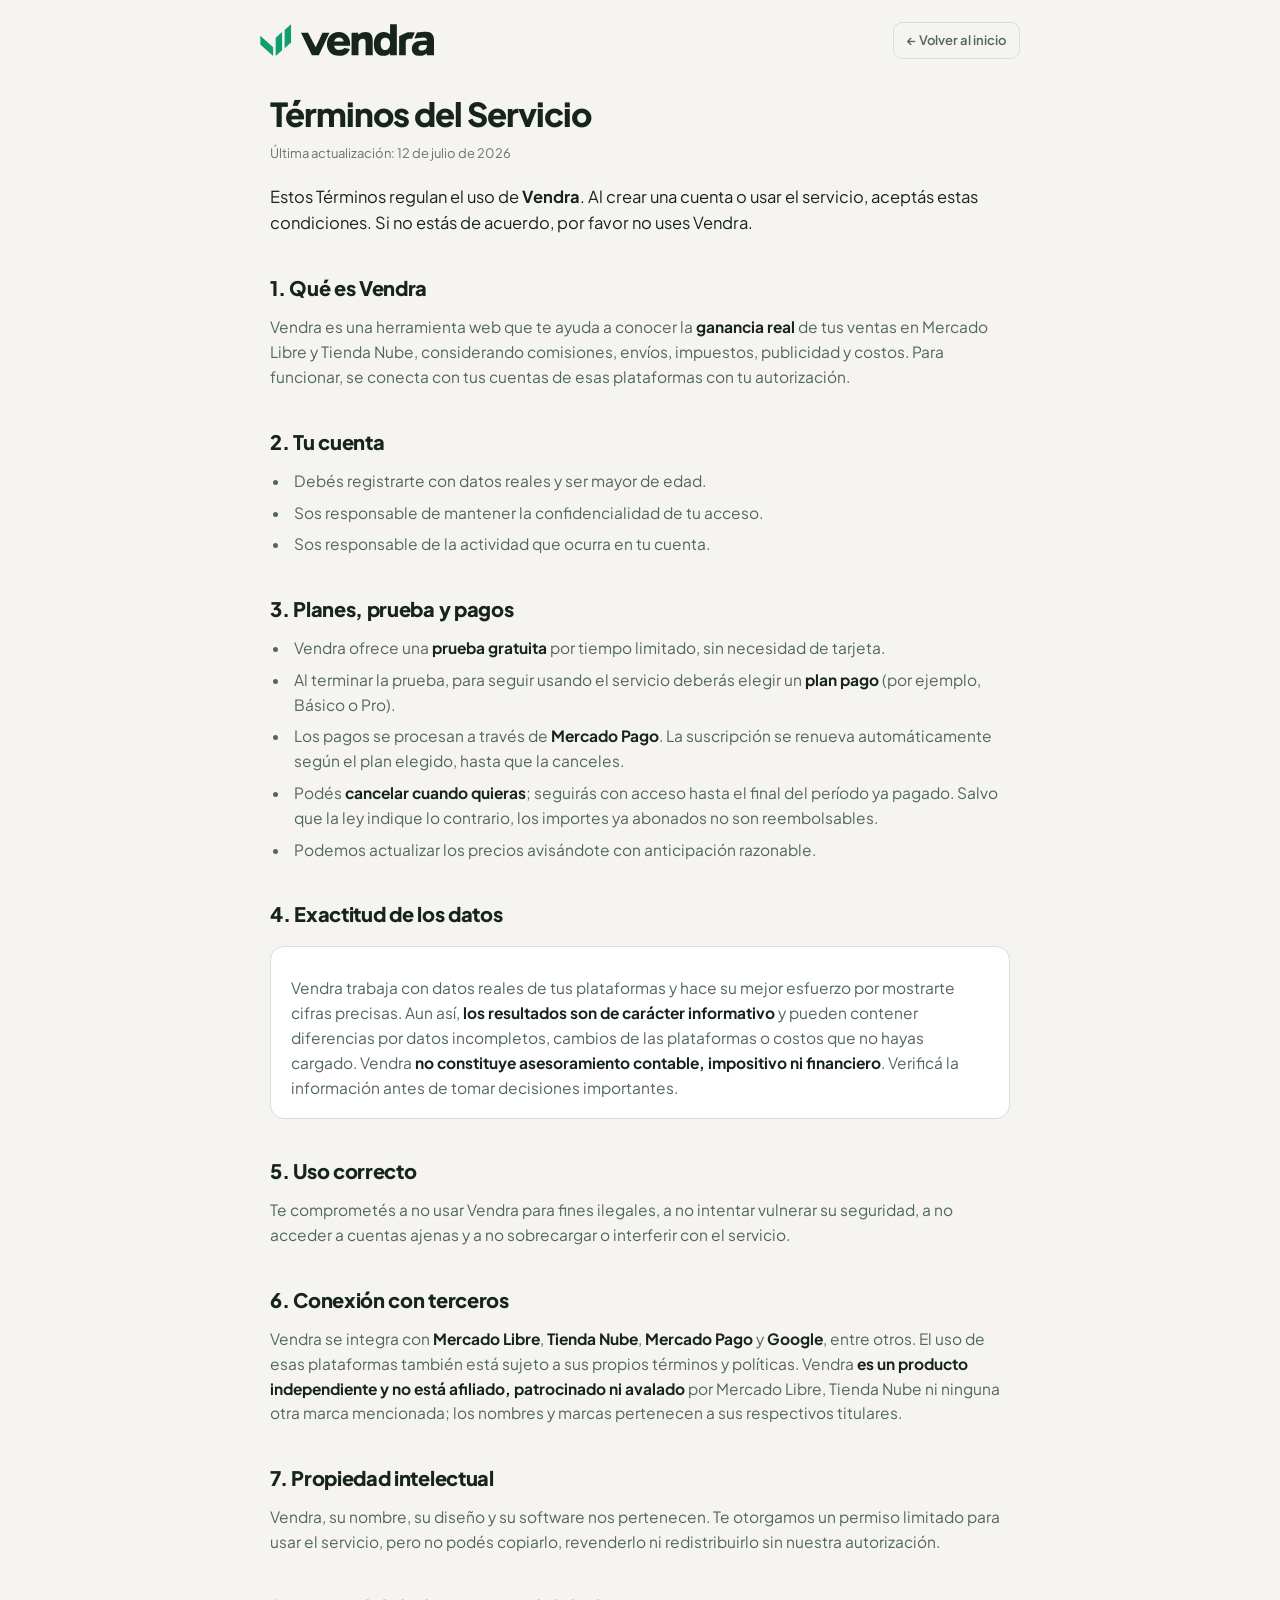
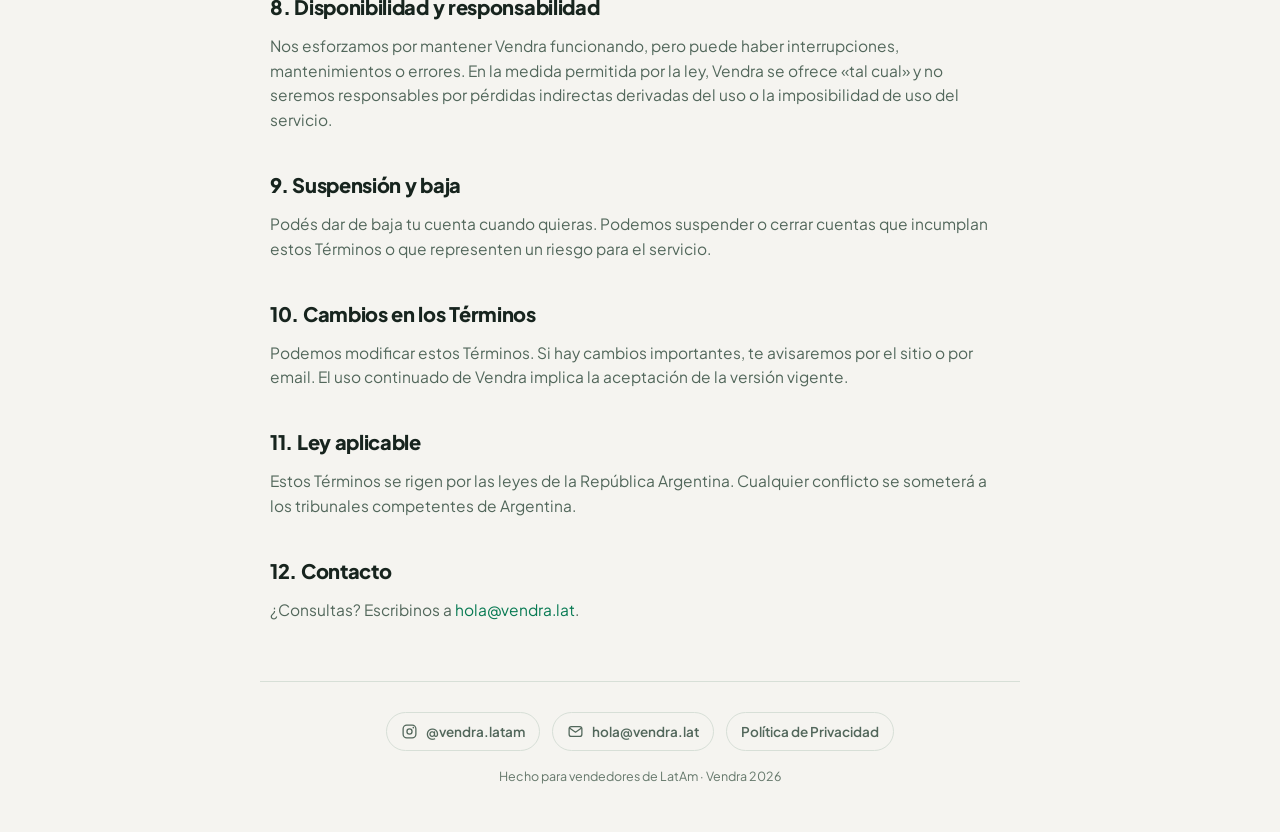
<file: terminos.html>
<!DOCTYPE html>
<html lang="es">
<head>
<meta charset="UTF-8">
<meta name="viewport" content="width=device-width, initial-scale=1.0">
<title>Términos del Servicio — Vendra</title>
<meta name="description" content="Condiciones de uso del servicio Vendra.">
<meta name="robots" content="index,follow">
<link rel="icon" href="visual/corte/isotipo.svg?v=20261124-1">
<link rel="preconnect" href="https://fonts.googleapis.com">
<link rel="preconnect" href="https://fonts.gstatic.com" crossorigin>
<link href="https://fonts.googleapis.com/css2?family=Manrope:wght@800&family=Plus+Jakarta+Sans:wght@400;500;600;700;800&display=swap" rel="stylesheet">
<style>
  :root{
    --bg:#0A0A0C;--surface:#141417;--surface-2:#1C1C21;
    --line:rgba(255,255,255,.07);--line-2:rgba(255,255,255,.12);
    --text:#F4F4F5;--text-2:#A1A1AA;--text-3:#71717A;
    --verde:#10B981;--verde-2:#34D399;
    --font-ui:'Plus Jakarta Sans',system-ui,sans-serif;
    --font-logo:'Manrope',system-ui,sans-serif;
  }
  *{box-sizing:border-box;margin:0;padding:0}
  html{overflow-x:hidden}
  body{font-family:var(--font-ui);background:radial-gradient(900px 520px at 15% -6%,rgba(16,185,129,.14),transparent 60%) fixed,var(--bg);color:var(--text);line-height:1.6;-webkit-font-smoothing:antialiased;min-height:100vh;overflow-x:hidden}
  .wrap{max-width:800px;margin:0 auto;padding:0 20px}
  header{display:flex;align-items:center;justify-content:space-between;padding:22px 0}
  .logo{display:flex;align-items:center;gap:12px;font-family:var(--font-logo);font-size:32px;font-weight:800;letter-spacing:-.7px;color:var(--text);text-decoration:none}
  .logo svg{display:block;width:36px;height:36px}
  .back{font-size:13px;color:var(--text-2);text-decoration:none;font-weight:600;padding:7px 13px;border:1px solid var(--line);border-radius:9px;transition:.15s;white-space:nowrap}
  .back:hover{color:var(--text);border-color:var(--line-2)}

  .legal{max-width:740px;margin:0 auto;padding:14px 0 30px}
  .legal h1{font-size:33px;font-weight:800;letter-spacing:-1px;line-height:1.15}
  .legal .updated{color:var(--text-3);font-size:13px;margin-top:10px}
  .legal .intro{font-size:16.5px;color:var(--text);margin-top:20px}
  .legal h2{font-size:20px;font-weight:800;letter-spacing:-.3px;margin-top:36px;margin-bottom:6px}
  .legal p{color:var(--text-2);font-size:15.5px;margin-top:11px}
  .legal ul{margin:11px 0 11px 20px;color:var(--text-2)}
  .legal li{font-size:15.5px;margin-top:7px;padding-left:4px}
  .legal a{color:var(--verde-2);text-decoration:none}
  .legal a:hover{text-decoration:underline}
  .legal strong{color:var(--text);font-weight:700}
  .legal .box{background:var(--surface);border:1px solid var(--line);border-radius:14px;padding:18px 20px;margin-top:16px}

  footer{border-top:1px solid var(--line);margin-top:28px;padding:30px 0 46px;text-align:center;color:var(--text-3);font-size:13px}
  .foot-inner{display:flex;flex-direction:column;align-items:center;gap:15px}
  .foot-links{display:flex;align-items:center;gap:12px;flex-wrap:wrap;justify-content:center}
  .foot-links a{display:inline-flex;align-items:center;gap:8px;padding:8px 14px;border:1px solid var(--line);border-radius:99px;font-size:13.5px;font-weight:600;transition:.15s;color:var(--text-2);text-decoration:none}
  .foot-links a:hover{border-color:var(--line-2);background:rgba(255,255,255,.03);color:var(--text)}
  .foot-links a svg{width:17px;height:17px;flex:none}
  .foot-copy{color:var(--text-3);font-size:12.5px}
  @media(max-width:560px){.legal h1{font-size:27px}}
</style>
<link rel="stylesheet" href="visual/corte/corte.css?v=20261124-1">
</head>
<body>
<div class="wrap">

  <header>
    <a class="logo" href="/">
      <svg xmlns="http://www.w3.org/2000/svg" width="27" height="27" width="7" aria-hidden="true" viewBox="0 0 200 212"><g fill="#0E9F6E"><path d="M2 80 L82 152 L82 206 L2 134 Z"/><path d="M98 92 L138 56 L138 170 L98 206 Z"/><path d="M154 44 L194 8 L194 122 L154 158 Z"/></g></svg>
      <span>vendra</span>
    </a>
    <a class="back" href="/">← Volver al inicio</a>
  </header>

  <main class="legal">
    <h1>Términos del Servicio</h1>
    <p class="updated">Última actualización: 12 de julio de 2026</p>

    <p class="intro">Estos Términos regulan el uso de <strong>Vendra</strong>. Al crear una cuenta o usar el servicio, aceptás estas condiciones. Si no estás de acuerdo, por favor no uses Vendra.</p>

    <h2>1. Qué es Vendra</h2>
    <p>Vendra es una herramienta web que te ayuda a conocer la <strong>ganancia real</strong> de tus ventas en Mercado Libre y Tienda Nube, considerando comisiones, envíos, impuestos, publicidad y costos. Para funcionar, se conecta con tus cuentas de esas plataformas con tu autorización.</p>

    <h2>2. Tu cuenta</h2>
    <ul>
      <li>Debés registrarte con datos reales y ser mayor de edad.</li>
      <li>Sos responsable de mantener la confidencialidad de tu acceso.</li>
      <li>Sos responsable de la actividad que ocurra en tu cuenta.</li>
    </ul>

    <h2>3. Planes, prueba y pagos</h2>
    <ul>
      <li>Vendra ofrece una <strong>prueba gratuita</strong> por tiempo limitado, sin necesidad de tarjeta.</li>
      <li>Al terminar la prueba, para seguir usando el servicio deberás elegir un <strong>plan pago</strong> (por ejemplo, Básico o Pro).</li>
      <li>Los pagos se procesan a través de <strong>Mercado Pago</strong>. La suscripción se renueva automáticamente según el plan elegido, hasta que la canceles.</li>
      <li>Podés <strong>cancelar cuando quieras</strong>; seguirás con acceso hasta el final del período ya pagado. Salvo que la ley indique lo contrario, los importes ya abonados no son reembolsables.</li>
      <li>Podemos actualizar los precios avisándote con anticipación razonable.</li>
    </ul>

    <h2>4. Exactitud de los datos</h2>
    <div class="box">
      <p>Vendra trabaja con datos reales de tus plataformas y hace su mejor esfuerzo por mostrarte cifras precisas. Aun así, <strong>los resultados son de carácter informativo</strong> y pueden contener diferencias por datos incompletos, cambios de las plataformas o costos que no hayas cargado. Vendra <strong>no constituye asesoramiento contable, impositivo ni financiero</strong>. Verificá la información antes de tomar decisiones importantes.</p>
    </div>

    <h2>5. Uso correcto</h2>
    <p>Te comprometés a no usar Vendra para fines ilegales, a no intentar vulnerar su seguridad, a no acceder a cuentas ajenas y a no sobrecargar o interferir con el servicio.</p>

    <h2>6. Conexión con terceros</h2>
    <p>Vendra se integra con <strong>Mercado Libre</strong>, <strong>Tienda Nube</strong>, <strong>Mercado Pago</strong> y <strong>Google</strong>, entre otros. El uso de esas plataformas también está sujeto a sus propios términos y políticas. Vendra <strong>es un producto independiente y no está afiliado, patrocinado ni avalado</strong> por Mercado Libre, Tienda Nube ni ninguna otra marca mencionada; los nombres y marcas pertenecen a sus respectivos titulares.</p>

    <h2>7. Propiedad intelectual</h2>
    <p>Vendra, su nombre, su diseño y su software nos pertenecen. Te otorgamos un permiso limitado para usar el servicio, pero no podés copiarlo, revenderlo ni redistribuirlo sin nuestra autorización.</p>

    <h2>8. Disponibilidad y responsabilidad</h2>
    <p>Nos esforzamos por mantener Vendra funcionando, pero puede haber interrupciones, mantenimientos o errores. En la medida permitida por la ley, Vendra se ofrece «tal cual» y no seremos responsables por pérdidas indirectas derivadas del uso o la imposibilidad de uso del servicio.</p>

    <h2>9. Suspensión y baja</h2>
    <p>Podés dar de baja tu cuenta cuando quieras. Podemos suspender o cerrar cuentas que incumplan estos Términos o que representen un riesgo para el servicio.</p>

    <h2>10. Cambios en los Términos</h2>
    <p>Podemos modificar estos Términos. Si hay cambios importantes, te avisaremos por el sitio o por email. El uso continuado de Vendra implica la aceptación de la versión vigente.</p>

    <h2>11. Ley aplicable</h2>
    <p>Estos Términos se rigen por las leyes de la República Argentina. Cualquier conflicto se someterá a los tribunales competentes de Argentina.</p>

    <h2>12. Contacto</h2>
    <p>¿Consultas? Escribinos a <a href="mailto:hola@vendra.lat">hola@vendra.lat</a>.</p>
  </main>

  <footer>
    <div class="foot-inner">
      <div class="foot-links">
        <a href="https://instagram.com/vendra.latam" target="_blank" rel="noopener" aria-label="Seguinos en Instagram">
          <svg viewBox="0 0 24 24" fill="none" stroke="currentColor" stroke-width="1.8" stroke-linecap="round" stroke-linejoin="round" aria-hidden="true"><rect x="3" y="3" width="18" height="18" rx="5.2"></rect><circle cx="12" cy="12" r="3.6"></circle><circle cx="17.4" cy="6.6" r="1.15" fill="currentColor" stroke="none"></circle></svg>
          @vendra.latam
        </a>
        <a href="mailto:hola@vendra.lat" aria-label="Escribinos por mail">
          <svg viewBox="0 0 24 24" fill="none" stroke="currentColor" stroke-width="1.8" stroke-linecap="round" stroke-linejoin="round" aria-hidden="true"><rect x="3" y="5" width="18" height="14" rx="3.2"></rect><path d="M4 7.5l8 5.5 8-5.5"></path></svg>
          hola@vendra.lat
        </a>
        <a href="/privacidad.html">Política de Privacidad</a>
      </div>
      <div class="foot-copy">Hecho para vendedores de LatAm · Vendra 2026</div>
    </div>
  </footer>

</div>
</body>
</html>
</file>
<file: exact-home/shared.css>
@import url('fonts.css');
:root{--ink:#141918;--muted:#69706d;--paper:#f5f4f0;--white:#fff;--line:#dedfd8;--green:#0e9f6e;--green-dark:#08724f;--coral:#f0603a;--negative:#be3c36;--font:'Plus Jakarta Sans',Arial,sans-serif}
*{box-sizing:border-box}html{scroll-behavior:smooth}body{margin:0;font:400 14px/1.55 var(--font);color:var(--ink);background:var(--paper);-webkit-font-smoothing:antialiased}button,input,select,textarea{font:inherit}button,a{-webkit-tap-highlight-color:transparent}button{cursor:pointer}a{color:inherit}button:focus-visible,a:focus-visible,summary:focus-visible,input:focus-visible,select:focus-visible,[tabindex]:focus-visible{outline:3px solid var(--green);outline-offset:4px}svg{display:block}button svg,a svg{width:18px;height:18px;flex:none}button:disabled{cursor:default;opacity:.5}.brand{display:inline-flex;align-items:center;gap:9px;text-decoration:none;white-space:nowrap}.brand img{display:block;width:28px;height:31px;object-fit:contain}.brand span{font:800 31px/1 'Manrope',sans-serif;letter-spacing:-.035em;color:#111827}.brand.on-dark span{color:white}.button{display:inline-flex;align-items:center;justify-content:center;gap:12px;min-height:45px;padding:11px 18px;font-weight:600;font-size:13px;line-height:1.4;background:transparent;border:1px solid #c9cdc6;border-radius:5px;text-decoration:none;transition:background .2s,transform .2s,border-color .2s}.button:hover{background:#e9ece5;transform:translateY(-1px)}.button.primary{background:var(--green);border-color:var(--green);color:white}.button.primary:hover{background:var(--green-dark);border-color:var(--green-dark)}.eyebrow{font-size:10px;font-weight:700;letter-spacing:.14em;text-transform:uppercase}.numeric{font-variant-numeric:tabular-nums lining-nums}.paper-texture{position:relative;isolation:isolate}.paper-texture:before{content:'';position:absolute;inset:0;z-index:-1;background:url('assets/grain.svg');opacity:.13;pointer-events:none}.barcode{width:48px;height:15px;background:repeating-linear-gradient(90deg,currentColor 0 1px,transparent 1px 3px,currentColor 3px 5px,transparent 5px 6px,currentColor 6px 7px,transparent 7px 10px)}.skip{position:fixed;left:16px;top:10px;z-index:999;background:var(--ink);color:white;padding:12px;transform:translateY(-150%)}.skip:focus{transform:none}dialog{border:1px solid var(--line);border-radius:8px;max-width:560px;width:calc(100% - 32px);padding:28px;color:var(--ink);background:var(--paper);box-shadow:0 28px 100px #0004}dialog::backdrop{background:#111b19aa;backdrop-filter:blur(5px)}dialog h2{font-size:24px;margin:0 0 14px;letter-spacing:-.7px}dialog .dialog-close{position:absolute;right:10px;top:10px;background:none;border:0;padding:7px}dialog p{color:var(--muted)}@media(prefers-reduced-motion:reduce){html{scroll-behavior:auto}*,*:before,*:after{animation:none!important;transition:none!important;scroll-behavior:auto!important}}
:root{--font-number:'JetBrains Mono',monospace}.numeric{font-family:var(--font-number);font-variant-numeric:tabular-nums lining-nums;letter-spacing:-.045em}

.button.primary{background:#08724f;border-color:#08724f}.button.primary:hover{background:#06553b;border-color:#06553b}
</file>
<file: exact-home/home.css>
/* Vendra — editorial home. Built independently of the previous visual refresh. */
:root{--verde-2:#08724f;--coral:#be3c36}html{scroll-padding-top:96px}body{font-size:16px}[hidden]{display:none!important}h1,h2,h3,p{margin-top:0}h2{font-size:clamp(32px,4vw,54px);line-height:1.13;letter-spacing:-.055em;font-weight:600}h3{letter-spacing:-.025em}p{line-height:1.7}a{text-underline-offset:4px}.section-shell{max-width:1280px;margin-inline:auto;padding:96px 48px}.section-number{display:block;font-size:11px;font-weight:700;letter-spacing:.13em;margin-bottom:26px;color:#58625d}.site-header{position:sticky;top:0;z-index:50;background:#f5f4f0f5;border-bottom:1px solid #dedfd8;backdrop-filter:blur(12px)}.header-inner{height:88px;max-width:1440px;padding:0 48px;display:flex;align-items:center;gap:40px;margin:auto}.header-inner nav{display:flex;gap:28px;margin-left:auto}.header-inner nav a,.login{font-size:13px;font-weight:600;text-decoration:none}.header-inner nav a:hover,.login:hover{color:var(--green-dark)}.header-account{display:flex;align-items:center;gap:25px}.header-account .button{min-height:42px;font-size:12px}.header-account .button.primary{background:var(--ink);border-color:var(--ink)}#menu-toggle{display:none}.hero{position:relative;isolation:isolate;background:var(--ink);color:#fff;overflow:hidden}.hero-photo{position:absolute;right:0;top:0;width:72%;height:100%;object-fit:cover;object-position:center;z-index:-3;opacity:.78}.hero-shade{position:absolute;inset:0;background:linear-gradient(90deg,#141918 0%,#141918f5 27%,#1419188c 64%,#14191835),linear-gradient(0deg,#141918 0%,transparent 30%,#14191840);z-index:-2}.hero:after{content:'';position:absolute;inset:0;background:url('assets/grain.svg');opacity:.09;pointer-events:none;z-index:-1}.hero-inner{position:relative;max-width:1440px;margin:auto;padding:55px 72px 0;display:grid;grid-template-columns:1.16fr 1fr;gap:32px 70px}.hero-kicker{display:flex;gap:10px;align-items:center;font-size:10px;letter-spacing:.1em;font-weight:600;color:#dfebe5;margin:0 0 32px}.status-dot{width:6px;height:6px;background:#19ce91;box-shadow:0 0 0 4px #0e9f6e22;border-radius:50%;flex:none}.hero h1{font-size:clamp(62px,6.6vw,98px);font-weight:500;line-height:.99;letter-spacing:-.065em;margin-bottom:28px}.hero h1>span{color:#c5decf}.hero-copy>p{font-size:15px;line-height:1.7;color:#e0e5e2;max-width:400px}.hero-actions{display:flex;align-items:center;gap:25px;margin-top:29px}.button.hero-primary{background:var(--paper);border-color:var(--paper);color:var(--ink);font-size:13px;min-height:50px;padding-inline:20px}.button.hero-primary:hover{background:white;transform:translateY(-3px)}.hero-secondary{font-size:12px;display:inline-flex;gap:18px;text-decoration:none;border-bottom:1px solid #ffffff70;padding:10px 0}.hero-copy .hero-note{font-size:11px;color:#b8c0bc;margin:12px 0 0}.hero-evidence{display:flex;flex-direction:column;justify-content:flex-end;align-items:center;padding-top:75px;padding-bottom:5px}.warehouse-caption{align-self:flex-end;font-size:10px;letter-spacing:.12em;line-height:1.8;font-weight:600;margin-bottom:64px;margin-right:10px;text-shadow:0 1px 8px #000}.caption-rule{display:block;width:44px;height:1px;background:#fff9;margin-bottom:16px}.sale-ticket{background:#f5f4f0;color:var(--ink);width:100%;max-width:390px;padding:26px 28px 0;border-radius:3px;box-shadow:0 25px 65px #0005;transform:rotate(1.4deg);position:relative}.sale-ticket:after{content:'';position:absolute;inset:10px -9px -9px 9px;background:#dce2d8;z-index:-2;transform:rotate(-3.3deg);border:1px solid #fff4;border-radius:3px}.ticket-top{display:flex;justify-content:space-between;align-items:center;gap:8px;margin-bottom:26px}.ticket-top .eyebrow{font-size:9px;letter-spacing:.1em}.example-tag{font-size:8px;font-weight:700;letter-spacing:.07em;border:1px solid #b6bdb6;padding:3px 5px;white-space:nowrap}.ticket-sale{display:flex;justify-content:space-between;align-items:baseline;border-bottom:1px solid #bfc7be;padding-bottom:19px;font-size:12px}.ticket-sale strong{font-size:25px;font-weight:500}.ticket-lines{font-size:11px;margin:18px 0 21px;color:#4f5952}.ticket-lines>div{display:flex;justify-content:space-between;gap:10px;margin-bottom:10px}.ticket-lines dd{margin:0}.ticket-profit{border-top:1px solid #bfc7be;padding-top:17px;display:flex;justify-content:space-between;align-items:center}.ticket-profit span{display:block;font-size:11px;margin-bottom:5px}.ticket-profit strong{font-size:42px;font-weight:500;color:var(--green-dark);line-height:1.3;white-space:nowrap}.ticket-profit .ticket-cent{font-size:24px;display:inline}.ticket-profit svg{width:35px;height:35px;color:var(--green-dark)}.ticket-foot{display:flex;justify-content:space-between;align-items:center;font-size:8px;color:#59625d;margin:12px 0 22px;gap:10px}.sale-ticket button{display:flex;align-items:center;justify-content:space-between;width:calc(100% + 56px);margin-left:-28px;padding:14px 20px;border:0;border-top:1px solid #d4d9d0;background:#e9ece5;color:#2b3930;font-size:10px;text-align:left;font-weight:600}.sale-ticket button:hover{background:#dde7dc}.hero-bottom{grid-column:1/-1;display:flex;align-items:center;justify-content:space-between;border-top:1px solid #fff2;margin-top:22px;padding:19px 0;font-size:9px;letter-spacing:.1em;color:#bdc8c1}.hero-bottom a{display:block;color:white;padding:4px}.hero-bottom a svg{width:21px;height:21px}.hero-copy{animation:hero-enter .9s cubic-bezier(.18,.7,.25,1) both}.sale-ticket{animation:ticket-enter 1.15s cubic-bezier(.18,.7,.25,1) both}.hero-photo{animation:photo-enter 1.5s ease-out both}.section-heading{display:grid;grid-template-columns:1.45fr 1fr;gap:0 80px}.section-heading .section-number{grid-column:1/-1}.section-heading h2 span{color:#6d756f}.section-heading p{align-self:end;font-size:15px;color:#616a64;max-width:380px;margin-bottom:30px}.platform-grid{display:grid;grid-template-columns:1fr 1.16fr;gap:75px;margin-top:35px;align-items:center}.ledger-preview{position:relative;background:#fff;border:1px solid #ced3ca;border-radius:4px;padding:25px 28px;box-shadow:10px 12px 0 #e7e8e0}.ledger-title{display:flex;justify-content:space-between;gap:6px;border-bottom:1px solid var(--line);padding-bottom:20px}.ledger-title .eyebrow{font-size:9px;letter-spacing:.06em}.ledger-period{font-size:11px;color:#69706d;margin-top:20px}.ledger-total{padding-top:15px}.ledger-total>span{display:block;font-size:12px;color:#58625d}.ledger-total strong{display:block;font-size:42px;font-weight:500;margin:4px 0;color:#08724f;line-height:1.3}.ledger-total .ledger-caption{font-size:10px;color:#737c75}.ledger-bars{height:118px;display:flex;gap:10px;align-items:flex-end;margin-top:24px;border-bottom:1px solid #bdc9bc}.ledger-bars i{display:block;flex:1;height:var(--h);background:linear-gradient(0deg,#0e9f6e22,#0e9f6e);border-radius:2px 2px 0 0;transform-origin:bottom;animation:grow-in 1s both}.ledger-bars i:nth-child(even){background:linear-gradient(0deg,#0e9f6e11,#0e9f6e80)}.ledger-summary{margin:16px 0;font-size:11px}.ledger-summary div{display:flex;justify-content:space-between;padding:6px 0}.ledger-summary dd{margin:0}.ledger-disclaimer{font-size:10px;line-height:1.6;color:#69736a;margin:15px 0 0;border-top:1px solid var(--line);padding-top:12px}.feature{display:grid;grid-template-columns:25px 1fr 28px;gap:16px;padding:24px 0;border-top:1px solid #cbd0c5}.feature-index{font-size:10px;color:#788078;padding-top:5px}.feature h3{font-size:20px;line-height:1.35;margin-bottom:10px;font-weight:600}.feature p{font-size:14px;color:#657065;margin-bottom:0}.feature>svg{width:27px;height:27px;color:var(--green-dark)}.text-link{display:flex;justify-content:space-between;font-size:13px;font-weight:600;text-decoration:none;border-bottom:1px solid #273b2b;padding:16px 0;margin-left:41px}.how-section{background:#e9eae2;border-top:1px solid #d7dbd0;border-bottom:1px solid #d7dbd0}.how-section>.section-shell{display:grid;grid-template-columns:.85fr 1.9fr;gap:65px;padding-block:75px}.how-heading h2{font-size:40px;margin-bottom:18px}.how-heading p{font-size:13px;color:#657065;max-width:260px}.how-steps{list-style:none;padding:0;margin:16px 0 0;display:grid;grid-template-columns:repeat(3,1fr);gap:30px}.how-steps li{position:relative;border-top:1px solid #9dab9a;padding-top:24px}.step-number{font-size:44px;font-weight:500;letter-spacing:-.06em;line-height:1;color:#7b8c7c}.how-steps h3{font-size:17px;line-height:1.4;font-weight:600;margin:33px 0 12px}.how-steps p{font-size:13px;color:#626f62}.calculator-heading{display:grid;grid-template-columns:1fr 1fr;gap:80px;margin-bottom:40px}.calculator-heading>div:last-child{align-self:end}.calculator-heading p{font-size:14px;color:#657065;margin-bottom:18px;max-width:420px}.free-label{font-size:9px;font-weight:700;letter-spacing:.1em;color:var(--green-dark)}.calculator-heading h2{margin-bottom:0}.calc-v2{display:grid;grid-template-columns:minmax(0,1.35fr) minmax(0,1fr);gap:0;border:1px solid #cdd3c7;border-radius:5px;background:#fff;align-items:stretch}.calc-work{padding:30px 32px}.calc-step{display:flex;align-items:center;gap:12px;margin:29px 0 20px;border-top:1px solid #e0e4dc;padding-top:25px}.calc-step:first-child{margin-top:0;border-top:0;padding-top:0}.calc-step>span{font-size:11px;font-weight:600;color:#08724f;border:1px solid #afc3af;width:24px;height:24px;display:grid;place-items:center;border-radius:3px;flex:none}.calc-step h3{font-size:16px;line-height:1.4;font-weight:600;margin:0}.calc-step small{font-size:10px;color:#6d776d;margin-left:auto}.calc-work label,.calc-work legend{display:block;font-size:13px;font-weight:500;margin-bottom:8px}.calc-work input,.calc-work select{width:100%;max-width:100%;min-width:0;border:1px solid #82907d;background:white;color:var(--ink);border-radius:4px;min-height:44px;padding:9px 10px;font-size:13px}.calc-work input[type=number]{font-family:var(--font-number);font-size:13px;letter-spacing:-.04em}.calc-work input::placeholder{font-family:var(--font);font-size:11px;letter-spacing:0;color:#727c72}.calc-work [aria-invalid=true]{border-color:var(--negative);box-shadow:0 0 0 1px var(--negative)}.search-row{display:flex;gap:8px}.search-row input{flex:1}.search-row button{flex:none;font-size:11px;font-weight:600;background:#17241b;color:#fff;border:1px solid #17241b;border-radius:4px;padding:9px 12px}.search-row button:hover{background:#08724f}.search-product p,.calc-help{font-size:12px;line-height:1.6;color:#697468;margin:9px 0}.search-status{font-size:12px;line-height:1.5;color:#566452}.search-status:empty{display:none}.calc-work fieldset{border:1px solid #cbd5c5;padding:15px;margin:15px 0}.calc-work #category-options label{display:flex;gap:10px;align-items:flex-start;border-top:1px solid var(--line);padding:11px 0;margin:0;cursor:pointer}.calc-work #category-options input{width:16px;min-height:16px;flex:none;accent-color:var(--green)}.verified-category{font-size:12px;border-left:3px solid var(--green);padding:12px;background:#eef5ea}.verified-category a{display:block;font-size:10px;margin-top:8px}.modos{display:flex;border-bottom:1px solid #b7c2b0;margin-bottom:22px;gap:20px}.modos button{background:transparent;color:#687362;border:0;border-bottom:2px solid transparent;font-size:12px;padding:10px 0;margin-bottom:-1px;font-weight:600}.modos button.on{color:#08724f;border-bottom-color:#08724f}.calc-fields{display:grid;grid-template-columns:1fr 1fr;gap:18px 16px;align-items:start}.campo{min-width:0}.calc-fields>#reverse-fields{grid-column:1/-1;display:grid;grid-template-columns:1fr 1fr;gap:16px}.fee-notice{padding:12px 14px;background:#f3f2e9;border-left:2px solid #a1a78f;margin:16px 0 22px;font-size:11px}.fee-notice strong,.fee-notice span{display:block}.fee-notice span{margin-top:4px;color:#66705e}.calc-warning{font-size:12px;line-height:1.6;background:#fff0e8;padding:12px 14px;border-left:2px solid #c65b36;color:#96381e}.calc-work details{margin-top:22px;border-top:1px solid var(--line);padding-top:15px;font-size:12px}.calc-work summary{cursor:pointer;font-weight:600;margin-bottom:10px}.calc-actions{display:flex;align-items:center;gap:16px;margin-top:26px}.btn-cta{font-size:11px;font-weight:600;padding:11px 13px;border:1px solid #a9b5a1;background:transparent;border-radius:4px;color:#30442c;min-height:42px}.btn-cta:hover{background:#e9f0e3}.calc-clear{background:none;border:0;color:#677360;font-size:11px;text-decoration:underline;text-underline-offset:3px;min-height:42px}.calc-output{background:#ecefe6;border-left:1px solid #cdd3c7;min-width:0;position:relative}.calc-output-inner{position:sticky;top:112px;padding:32px 28px}.calc-overline{font-size:9px;font-weight:700;letter-spacing:.12em;color:#63735b}.resultado{padding:30px 0 25px;border-bottom:1px solid #c5cdbd}.resultado .lbl{font-size:13px;color:#526249}.monto{font-size:clamp(30px,3.4vw,46px);font-weight:500;letter-spacing:-.07em;line-height:1.3;margin:10px 0 13px;overflow-wrap:anywhere;color:var(--green-dark)}.resultado .sub{font-size:11px;line-height:1.6;color:#596952;max-width:280px}#breakdown-title{font-size:12px;font-weight:600;margin:24px 0 15px}.calc-breakdown{margin:0 0 20px;font-size:11px}.calc-breakdown>div{display:flex;justify-content:space-between;gap:10px;padding:9px 0;border-bottom:1px solid #d9dfd1}.calc-breakdown dt{color:#5d6b56}.calc-breakdown dd{margin:0;text-align:right;white-space:nowrap;font-family:var(--font-number);letter-spacing:-.05em}.calc-breakdown .profit-row{padding-top:13px;border-bottom:0;font-weight:600;color:#08724f}.calc-breakdown .profit-row.loss{color:var(--negative)}.calc-scope{font-size:12px;color:#63715b;margin-top:25px}.calc-scope strong{color:#455a3a;font-weight:600}.calc-scope p{line-height:1.7;margin:7px 0}.calc-sources{font-size:10px;border-top:1px solid #c5cdbd;margin-top:20px;padding-top:18px;color:#596952}.calc-sources summary{cursor:pointer;font-weight:600}.calc-sources a{display:block;margin:12px 0;line-height:1.5}.jump-result{display:none}.plans-section{background:var(--ink);color:var(--paper);position:relative;overflow:hidden}.plans-section:before{content:'';position:absolute;left:0;top:0;width:100%;height:1px;background:linear-gradient(90deg,transparent,#53cf98,transparent)}.plans-heading{display:flex;justify-content:space-between;gap:70px;align-items:flex-end;margin-bottom:45px}.plans-heading .section-number{color:#b8c5bd}.plans-heading h2{margin-bottom:0}.plans-heading>p{font-size:14px;line-height:1.8;color:#b9c5be}.plans-grid{display:grid;grid-template-columns:1fr 1fr;border:1px solid #5b675f;border-radius:4px;overflow:hidden}.plan{padding:34px 40px 38px}.plan-top{display:flex;justify-content:space-between;align-items:center;gap:10px}.plan-top h3{font-size:24px;font-weight:500;margin:0}.plan-top>span{font-size:8px;letter-spacing:.09em;color:#bbc7be}.plan-price{display:flex;align-items:baseline;gap:18px;margin:28px 0 20px}.plan-price strong{font-weight:500;font-size:80px;line-height:1;letter-spacing:-.08em}.plan-price strong small{font-size:14px;letter-spacing:0;margin-right:12px}.plan-price>span{font-size:11px;color:#aebcb1}.plan-description{font-size:13px;line-height:1.7;color:#bac6bd;max-width:340px}.plan ul{list-style:none;padding:20px 0 23px;margin:22px 0 0;border-top:1px solid #526258}.plan li{font-size:12px;position:relative;padding:0 0 12px 22px}.plan li:before{content:'✓';position:absolute;left:0;color:#74d6a7}.plan>.button{width:100%;color:#f5f4f0;border-color:#8c9d90;font-size:12px}.plan>.button:hover{background:#ffffff15}.plan-pro{background:#203d2f;border-left:1px solid #5b675f}.plan-pro>.button{color:#1e3325;background:#dbe8d8;border-color:#dbe8d8}.plan-pro>.button:hover{background:white}.plan-pro li:before{color:#a3e4be}.plan-billing{font-size:10px;color:#a7b5ab;margin:22px 0 0;max-width:750px}.faq-section{display:grid;grid-template-columns:.8fr 1.2fr;gap:80px}.faq-section h2{font-size:42px}.faq-list details{border-top:1px solid #c6cdc0;padding:22px 0}.faq-list details:last-child{border-bottom:1px solid #c6cdc0}.faq-list summary{font-size:14px;line-height:1.5;cursor:pointer;list-style:none;display:flex;justify-content:space-between;gap:20px;font-weight:500}.faq-list summary::-webkit-details-marker{display:none}.faq-list summary:after{content:'+';font-size:21px;line-height:1;color:#08724f}.faq-list details[open] summary:after{content:'−'}.faq-list p{font-size:13px;color:#657160;margin:16px 25px 0 0}.closing{background:#dce6d6;overflow:hidden}.closing .section-shell{position:relative;padding-block:65px}.closing h2{font-size:clamp(37px,4.5vw,64px);font-weight:500;margin:22px 0 30px}.closing .eyebrow{color:#56694c;font-size:9px}.closing p{font-size:10px;color:#607055;margin:13px 0 0}.closing-mark{position:absolute;right:75px;top:-65px;color:#b8cbae;font-size:400px;line-height:1;letter-spacing:-.12em;font-weight:400;pointer-events:none;z-index:-1}.site-footer{padding-block:42px 24px}.footer-top{display:flex;align-items:center;gap:35px;border-bottom:1px solid #d0d5c9;padding-bottom:30px}.footer-top>p{font-size:11px;margin:0;color:#687460}.footer-top>div{margin-left:auto;display:flex;gap:24px;font-size:11px}.footer-top a{text-decoration:none}.footer-bottom{display:flex;align-items:center;justify-content:space-between;gap:20px;margin-top:24px;font-size:9px;color:#6b7662}.footer-bottom>div{display:flex;gap:20px}.photo-credit{font-size:8px;color:#75806c;margin:15px 0 0}.photo-credit a{text-decoration:none}.reveal{transition:transform .75s cubic-bezier(.2,.7,.2,1),opacity .75s ease}.js-motion .reveal:not(.is-visible){opacity:0;transform:translateY(26px)}.js-motion .reveal.is-visible .ledger-bars i{animation:grow-in 1.1s cubic-bezier(.2,.7,.2,1) both}.js-motion .reveal:not(.is-visible) .ledger-bars i{animation:none;transform:scaleY(.05)}@keyframes hero-enter{from{opacity:0;transform:translateY(24px)}to{opacity:1;transform:none}}@keyframes ticket-enter{from{opacity:0;transform:translateY(35px) rotate(3deg)}to{opacity:1;transform:translateY(0) rotate(1.4deg)}}@keyframes photo-enter{from{transform:scale(1.035);opacity:.45}to{transform:scale(1);opacity:.78}}@keyframes grow-in{from{transform:scaleY(.05)}to{transform:scaleY(1)}}
@media(min-width:1500px){.hero-inner{padding-block:72px 0}.hero h1{font-size:104px}.hero-evidence{padding-bottom:24px}.sale-ticket{max-width:410px}}
@media(max-width:1100px){.header-inner{padding-inline:28px;gap:25px}.header-inner nav{gap:20px}.header-account{gap:17px}.hero-inner{padding-inline:40px;gap:30px}.hero h1{font-size:76px}.hero-actions{gap:18px}.hero-secondary{font-size:10px}.sale-ticket{padding-inline:22px}.sale-ticket button{width:calc(100% + 44px);margin-left:-22px}.section-shell{padding:76px 36px}.section-heading{gap:40px}.platform-grid{gap:45px}.how-section>.section-shell{gap:35px}.how-steps{gap:20px}.calculator-heading{gap:45px}.calc-work{padding:24px}.calc-output-inner{padding:27px 22px}.calc-step h3{font-size:14px}.search-row{flex-wrap:wrap}.search-row button{min-height:39px}.search-row input{flex-basis:100%}.plan{padding:30px}.faq-section{gap:50px}}
@media(max-width:760px){html{scroll-padding-top:78px}.header-inner{height:72px;padding-inline:20px;gap:12px}.header-inner .brand{gap:7px}.header-inner .brand img{width:23px;height:26px}.header-inner .brand span{font-size:27px}.header-account{margin-left:auto;gap:13px}.header-account .button{display:none}.login{font-size:12px}.header-inner nav{position:absolute;top:71px;left:0;right:0;display:none;margin:0;padding:12px 20px 20px;background:var(--paper);border-bottom:1px solid #c8cfc2;flex-direction:column;gap:0;box-shadow:0 16px 24px #17211a12}.header-inner nav.is-open{display:flex}.header-inner nav a{padding:14px 4px;border-bottom:1px solid #dce0d5}#menu-toggle{display:flex;align-items:center;justify-content:center;order:3;width:38px;height:40px;padding:8px;background:transparent;border:1px solid #c4ccbe;border-radius:3px;color:#233c27}#menu-toggle svg{width:20px;height:20px}.hero-inner{padding:35px 25px 0;display:block}.hero-photo{width:100%;height:70%;top:150px;object-position:70% center;opacity:.65}.hero-shade{background:linear-gradient(90deg,#141918f5 0%,#141918ba 40%,#14191866),linear-gradient(0deg,#141918 0%,transparent 50%,#141918 98%)}.hero-kicker{font-size:8px;letter-spacing:.07em;margin-bottom:29px;gap:9px}.hero h1{font-size:clamp(54px,14.8vw,85px);line-height:1.01;margin-bottom:23px;letter-spacing:-.06em}.hero-copy>p{font-size:13px;line-height:1.75;max-width:315px}.hero-actions{gap:23px;margin-top:24px;flex-wrap:wrap}.hero-actions .hero-primary{font-size:11px;min-height:46px;padding-inline:16px}.hero-secondary{font-size:11px;gap:10px}.hero-copy .hero-note{font-size:10px}.hero-evidence{padding:36px 14px 0;align-items:center}.warehouse-caption{display:none}.sale-ticket{max-width:355px;padding:23px 24px 0;transform:rotate(1deg)}.ticket-top{margin-bottom:22px}.ticket-sale strong{font-size:25px}.ticket-profit strong{font-size:39px}.ticket-profit .ticket-cent{font-size:22px}.sale-ticket button{width:calc(100% + 48px);margin-left:-24px;padding:14px 17px;font-size:10px}.ticket-foot{font-size:8px}.hero-bottom{padding:22px 0 17px;margin-top:40px;font-size:7px;letter-spacing:.06em;gap:10px}.hero-bottom>span:last-child{display:none}.section-shell{padding:60px 24px}.section-number{font-size:9px;letter-spacing:.11em;margin-bottom:20px}h2{font-size:35px;line-height:1.13;letter-spacing:-.05em}.section-heading{display:block}.section-heading h2{margin-bottom:23px}.section-heading p{font-size:13px;max-width:none;margin:0}.platform-grid{display:flex;flex-direction:column;gap:45px;margin-top:32px;align-items:stretch}.ledger-preview{padding:24px 22px;box-shadow:7px 8px 0 #e7e8e0}.ledger-title .eyebrow{font-size:8px}.ledger-title .example-tag{font-size:7px}.ledger-total strong{font-size:38px}.ledger-bars{height:104px;gap:8px}.feature{padding-block:22px;gap:12px;grid-template-columns:22px 1fr 25px}.feature h3{font-size:18px}.feature p{font-size:12px}.text-link{margin-left:34px;font-size:12px}.how-section>.section-shell{display:block;padding-block:54px}.how-heading h2{font-size:35px}.how-heading p{font-size:13px;max-width:none}.how-steps{display:block;margin-top:30px}.how-steps li{display:grid;grid-template-columns:48px 1fr;gap:3px 10px;padding:22px 0}.step-number{font-size:36px;grid-row:span 2}.how-steps h3{margin:0;font-size:17px}.how-steps p{margin:8px 0 0;font-size:13px;max-width:350px}.calculator-heading{display:block;margin-bottom:28px}.calculator-heading p{margin-top:21px;font-size:13px}.free-label{font-size:8px}.calculator-section{padding-inline:18px}.calculator-heading{padding-inline:6px}.calc-v2{display:block}.calc-work{padding:24px 19px}.calc-step{gap:9px;margin-top:25px}.calc-step h3{font-size:14px}.calc-step small{font-size:9px}.calc-work label,.calc-work legend{font-size:12px}.calc-fields{gap:18px 12px}.calc-fields .campo{grid-column:1/-1}.calc-fields>#reverse-fields{grid-template-columns:1fr}.calc-work input,.calc-work select{min-height:46px;font-size:14px}.calc-work input[type=number]{font-size:14px}.search-row{display:block}.search-row button{width:100%;min-height:42px;margin-top:9px;font-size:12px}.search-product p,.calc-help{font-size:11px}.calc-actions{gap:12px;flex-wrap:wrap}.calc-output{border-left:0;border-top:1px solid #cdd3c7}.calc-output-inner{position:static;padding:28px 22px}.monto{font-size:40px;letter-spacing:-.065em}.calc-breakdown{font-size:11px}.calc-breakdown>div{gap:8px}.calc-breakdown dd{font-size:11px}.calc-output .sub{max-width:none}.jump-result:not([hidden]){display:flex;align-items:center;justify-content:center;position:fixed;left:20px;right:20px;bottom:18px;z-index:40;padding:13px 16px;border-radius:4px;background:#17241b;color:#fff;border:1px solid #53684e;box-shadow:0 6px 22px #0003;font-size:12px;font-weight:600}.plans-heading{display:block;margin-bottom:28px}.plans-heading>p{font-size:12px;margin:22px 0 0}.plans-grid{grid-template-columns:1fr}.plan{padding:27px 25px 30px}.plan-top h3{font-size:24px}.plan-top>span{font-size:7px}.plan-price strong{font-size:74px}.plan-price>span{font-size:10px}.plan-description{font-size:12px}.plan-pro{border-left:0;border-top:1px solid #5b675f}.plan-billing{font-size:10px}.faq-section{display:block}.faq-section h2{font-size:35px;margin-bottom:30px}.faq-section h2 br{display:none}.faq-list summary{font-size:13px}.faq-list p{font-size:12px}.closing .section-shell{padding-block:48px}.closing h2{font-size:38px}.closing .eyebrow{font-size:8px}.closing-mark{font-size:240px;top:25px;right:0;opacity:.65}.site-footer{padding-block:33px 25px}.footer-top{display:grid;grid-template-columns:1fr;gap:16px;padding-bottom:23px}.footer-top>div{margin:0;font-size:11px;gap:25px}.footer-bottom{display:flex;flex-wrap:wrap;gap:14px 22px;font-size:9px;justify-content:flex-start}.footer-bottom>span:nth-child(2){order:3;width:100%}.footer-bottom>div{margin-left:auto}.photo-credit{margin-top:14px;font-size:8px}}
@media(max-width:359px){.hero-inner{padding-inline:21px}.hero h1{font-size:53px}.hero-kicker{font-size:7px}.hero-actions{gap:14px}.hero-actions .hero-primary{padding-inline:12px;font-size:10px}.hero-secondary{font-size:10px}.hero-evidence{padding-inline:5px}.sale-ticket{padding-inline:19px}.sale-ticket button{width:calc(100% + 38px);margin-left:-19px;font-size:9px}.ticket-profit strong{font-size:35px}.ticket-profit .ticket-cent{font-size:20px}.ticket-top .eyebrow{font-size:8px}.ticket-lines{font-size:10px}.section-shell{padding-inline:20px}h2{font-size:31px}.calculator-section{padding-inline:13px}.calc-work{padding-inline:17px}.calc-step small{display:none}.calc-step h3{font-size:13px}.calc-output-inner{padding-inline:19px}.monto{font-size:34px}.ledger-total strong{font-size:34px}.plan{padding-inline:22px}.plan-price{gap:12px}.closing h2{font-size:34px}}
@media(prefers-reduced-motion:reduce){.js-motion .reveal:not(.is-visible){opacity:1;transform:none}.js-motion .reveal:not(.is-visible) .ledger-bars i{transform:none}.hero-copy,.sale-ticket,.hero-photo,.ledger-bars i{animation:none!important}}

/* Tipografía de marca: mismos roles que las piezas de Instagram. */
h1,h2{font-weight:800;letter-spacing:-.035em}h3{font-weight:700;letter-spacing:-.02em}
.hero h1{font-weight:800;letter-spacing:-.04em;line-height:1.08}
.feature h3,.how-steps h3,.calc-step h3,.plan-top h3{font-weight:700}
.closing h2{font-weight:800}
.ticket-sale strong,.ticket-profit strong,.ledger-total strong,.plan-price strong{font-weight:700}
/* Consulta oficial y entradas del paquete: misma tipografía y escala de Vendra. */
.quote-source{margin:0 0 22px}.quote-source select{width:100%}.package-size{grid-column:1/-1}.package-size>span{display:block;font-size:13px;font-weight:600;margin-bottom:10px}.package-size>div{display:grid;grid-template-columns:repeat(3,minmax(0,1fr));gap:12px}.package-size label{font-size:12px}.package-size input{margin-top:6px}.quote-box{border:1px solid #b7c7b9;background:#f4f7f0;padding:18px;margin-top:22px;border-radius:4px}.quote-box>button{width:100%}.quote-box>p{font-size:12px;line-height:1.6;margin:14px 0 0}.quote-box #quote-status{font-weight:600;color:#243d31}.quote-box .calc-breakdown{margin-top:15px}.quote-campaign{margin-bottom:22px}.quote-campaign input{font-size:13px}.quote-campaign label{margin-top:12px}.quote-box #quote-time{font-size:11px}.quote-box dd{overflow-wrap:anywhere;white-space:normal}#official-options+.calc-fields{margin-top:20px}
@media(max-width:760px){.package-size>div{gap:8px}.package-size input{font-size:16px}.quote-box{padding:15px}.quote-box>p{font-size:12px}.quote-source label{font-size:13px}}

#category-options small{display:block;margin-top:5px;font-size:11px;color:#69706d} .calc-work input,.calc-work select{scroll-margin-top:110px}

/* Progressive calculator inputs: decisions first, publication details on demand. */
.calc-work .compact-disclosure{border:1px solid #c7d0c1;border-radius:4px;padding:0;background:#fafbf7;overflow:hidden}
.calc-work .compact-disclosure>summary{display:flex;align-items:center;gap:12px;list-style:none;margin:0;padding:14px 15px;cursor:pointer;font-size:12px;line-height:1.5;font-weight:600;color:#243d31}
.calc-work .compact-disclosure>summary::-webkit-details-marker{display:none}
.calc-work .compact-disclosure>summary:after{content:'+';font-size:19px;font-weight:400;line-height:1;flex:none;margin-left:auto;color:#08724f}
.calc-work .compact-disclosure[open]>summary{border-bottom:1px solid #dce3d5;background:#f0f4ea}
.calc-work .compact-disclosure[open]>summary:after{content:'−'}
.calc-work #item-import{margin:0 0 22px;background:#f7f8f3}
.import-content,.shipping-content{padding:17px 15px 15px}
.import-row,.installment-option-row{display:flex;gap:9px;align-items:stretch}
.import-row>input,.installment-option-row>select{flex:1;min-width:0}
.import-row>button,.installment-option-row>button{display:inline-flex;align-items:center;justify-content:center;gap:14px;background:#17241b;border:1px solid #17241b;border-radius:4px;padding:10px 13px;color:#fff;min-height:44px;font-size:11px;font-weight:600;white-space:nowrap;flex:none}
.import-row>button:hover,.installment-option-row>button:hover{background:#08724f;border-color:#08724f}
.import-status{font-size:12px;line-height:1.6;color:#52634b;margin:12px 0 0}
.import-status:empty{display:none}
.import-content .calc-help{margin-bottom:0}
.installment-choice .calc-help{margin-bottom:0;font-size:11px;line-height:1.55}
.installment-options{grid-column:1/-1;padding:16px;background:#f3f6ed;border:1px solid #c4d2bc;border-radius:4px}
.calc-work .installment-options>label{font-size:12px;font-weight:600}
.installment-options .installment-option-row select{font-size:12px}
.calc-work #shipping-details{margin:0}
#shipping-details>summary{font-size:13px;gap:10px;flex-wrap:wrap}
#shipping-summary{margin-left:auto;font-size:10px;line-height:1.5;font-weight:500;color:#718166}
#shipping-details>summary:after{margin-left:0}
.shipping-content .shipping-help{margin:0 0 19px;font-size:12px}
.shipping-content .calc-fields{gap:16px 14px}
.shipping-content .package-size>span{font-size:12px}
.shipping-content .package-size label{font-size:11px}
.skip-package{display:flex;align-items:center;justify-content:space-between;gap:12px;width:100%;min-height:39px;margin:5px 0 0;padding:8px 3px;border:0;background:none;color:#66735c;font-size:11px;text-align:left;text-underline-offset:3px}
.skip-package:hover{color:#08724f;text-decoration:underline}
.own-expenses{grid-column:1/-1}
.own-expenses .calc-help{max-width:450px}
@media(max-width:760px){
 .calc-work .compact-disclosure>summary{padding:13px 12px;font-size:12px;gap:9px}
 .import-content,.shipping-content{padding:15px 12px}
 .import-row,.installment-option-row{flex-direction:column;gap:8px}
 .import-row>button,.installment-option-row>button{width:100%;min-height:42px;font-size:12px}
 .import-row>input{font-size:16px}
 .import-row>input::placeholder{font-size:10px}
 .calc-work .installment-options>label{font-size:13px}
 .installment-options{padding:14px}
 .installment-options .installment-option-row select{font-size:16px}
 .installment-choice .calc-help{font-size:12px}
 #shipping-summary{font-size:9px;letter-spacing:0}
 .shipping-content .calc-fields{gap:16px 12px}
 .shipping-content .calc-work label{font-size:13px}
 .skip-package{font-size:11px}
 .shipping-content .package-size>div{gap:7px}
 .shipping-content .package-size input{padding-inline:8px}
}
@media(max-width:359px){.calc-work #shipping-details>summary{gap:7px;font-size:11px}#shipping-summary{font-size:9px}.calc-work #item-import>summary{font-size:11px}}

/* Planes: tres niveles, Experto en implementación; no checkout. */
.plans-section .plans-grid{grid-template-columns:repeat(3,minmax(0,1fr))}.plans-section .plan{padding:28px;display:flex;flex-direction:column;min-width:0}.plans-section .plan-top{align-items:flex-start;flex-direction:column;gap:9px}.plans-section .plan-top>span{font-size:9px;letter-spacing:.06em}.plans-section .plan-price{gap:13px;margin:24px 0 18px;flex-wrap:wrap}.plans-section .plan-price strong{font-size:60px;font-weight:600;letter-spacing:-.065em}.plans-section .plan-price strong small{font-size:12px;margin-right:9px}.plans-section .plan-price>span{font-size:11px;white-space:nowrap}.plans-section .plan-description{font-size:13px;line-height:1.6;min-height:63px;margin-bottom:0}.plans-section .plan ul{padding:20px 0 10px;margin:20px 0 0}.plans-section .plan li{font-size:13px;line-height:1.5;padding-bottom:11px;padding-left:19px}.plans-section .plan>.button{margin-top:auto;min-height:45px}.plans-section .plan-expert{background:#1c2521;border-left:1px solid #5b675f}.plans-section .plan-expert .plan-top>span{color:#a3e4be}.plans-section .plan-expert li:before{content:"↗"}.plans-section .plan-scope{font-size:11px;line-height:1.5;color:#c4cec8;margin:0 0 18px}.plans-section .plan-launch-note{font-size:12px;line-height:1.6;color:#c5d4cb;margin:22px 0 0;max-width:850px}.plans-section .plan-launch-note>span{color:#a3e4be;margin-right:7px}.plans-section .plan-billing{margin-top:10px;font-size:11px}
@media(min-width:761px) and (max-width:1000px){.plans-section .plan{padding:24px 19px}.plans-section .plan-price{gap:10px}.plans-section .plan-price strong{font-size:53px}.plans-section .plan-description{min-height:83px}.plans-section .plan li{font-size:12px}}
@media(max-width:760px){.plans-section .plans-grid{grid-template-columns:1fr}.plans-section .plan{padding:26px}.plans-section .plan-top{flex-direction:row;align-items:center;gap:10px}.plans-section .plan-top>span{font-size:8px}.plans-section .plan-description{min-height:0}.plans-section .plan-price{margin-top:24px}.plans-section .plan-expert{border-left:0;border-top:1px solid #5b675f}.plans-section .plan ul{padding-bottom:10px}.plans-section .plan-launch-note{font-size:11px}.plans-section .plan-billing{font-size:10px}}
</file>
<file: exact-home/calculator-simple.css>
/* Four-input public calculator. All rules are scoped to this component. */
.calc-simple{display:grid;grid-template-columns:minmax(0,1fr) minmax(0,.92fr);border:1px solid #cbd2c5;border-radius:5px;background:#fff;overflow:hidden;box-shadow:0 5px 24px #19251b05}
.calc-simple [hidden]{display:none!important}
.calc-simple .cs-inputs{padding:28px 30px 26px;min-width:0}
.calc-simple .cs-topline{display:flex;align-items:center;justify-content:space-between;gap:15px;margin-bottom:25px}
.calc-simple .cs-topline .eyebrow{font-size:10px;letter-spacing:.11em;color:#586b51}
.calc-simple .cs-topline>span:last-child:not(.barcode){font-size:10px;color:#7b8573;white-space:nowrap}
.calc-simple .cs-topline .barcode{height:11px;width:36px;color:#87957f;opacity:.65}
.calc-simple .cs-field{min-width:0}
.calc-simple .cs-field>label{display:block;font-size:13px;line-height:1.5;font-weight:600;margin-bottom:9px;color:#243324}
.calc-simple .cs-field>label>span{font-size:10px;font-weight:400;color:#788371;margin-left:5px}
.calc-simple .cs-product>label{display:flex;justify-content:space-between;align-items:baseline}
.calc-simple input,.calc-simple select{width:100%;min-width:0;max-width:100%;min-height:46px;padding:11px 12px;background:#fff;border:1px solid #899780;border-radius:4px;color:#182d1b;font-family:var(--font);font-size:14px;line-height:1.5;scroll-margin-top:110px;transition:border-color .18s,box-shadow .18s}
.calc-simple input:hover,.calc-simple select:hover{border-color:#506c47}
.calc-simple input:focus,.calc-simple select:focus{border-color:#08724f;box-shadow:0 0 0 2px #0e9f6e12}
.calc-simple input[aria-invalid=true]{border-color:#be3c36;box-shadow:0 0 0 1px #be3c36}
.calc-simple input[type=number]{font-family:var(--font-number);font-variant-numeric:tabular-nums;letter-spacing:-.035em}
.calc-simple input::placeholder{font-family:var(--font);font-size:12px;letter-spacing:0;color:#8b9484;opacity:1}
.calc-simple .cs-money-field{position:relative}
.calc-simple .cs-money-field>span{position:absolute;left:13px;top:50%;transform:translateY(-50%);color:#63755a;font-size:14px;font-family:var(--font-number);pointer-events:none}
.calc-simple .cs-money-field>input{padding-left:33px}
.calc-simple .cs-price-pair{display:grid;grid-template-columns:1fr 1fr;gap:17px;margin-top:24px}
.calc-simple .cs-price-pair label{min-height:20px}
.calc-simple .cs-hint{font-size:11px;line-height:1.65;color:#6b7862;margin:9px 0 0}
.calc-simple #category-status{min-height:19px}
.calc-simple #category-choice{margin-top:9px;font-size:12px}
.calc-simple .cs-installments{margin-top:23px}
.calc-simple .cs-actions{display:flex;align-items:center;justify-content:space-between;gap:20px;border-top:1px solid #e0e5da;padding-top:19px;margin-top:23px}
.calc-simple button{font-family:var(--font);line-height:1.5}
.calc-simple .cs-example{display:inline-flex;gap:23px;align-items:center;min-height:38px;background:#f4f6f0;color:#2e472a;border:1px solid #cbd6c1;padding:9px 12px;border-radius:4px;font-size:11px;font-weight:600}
.calc-simple .cs-example:hover{background:#e9f0e2;border-color:#8ca47b}
.calc-simple .cs-clear{font-size:11px;color:#6c7c60;border:0;border-bottom:1px solid #a4b398;background:transparent;padding:5px 0}
.calc-simple .cs-clear:hover{color:#08724f;border-color:#08724f}
.calc-simple .cs-result{padding:28px 28px 24px;background:linear-gradient(130deg,#eef2e8,#e7eddf);border-left:1px solid #cbd2c5;min-width:0;position:relative}
.calc-simple .cs-result-main{padding:4px 0 23px;border-bottom:1px solid #c7d2bb}
.calc-simple #result-label{font-size:13px;font-weight:600;line-height:1.5;margin:0;color:#526748;letter-spacing:0}
.calc-simple #result-value{font-size:clamp(26px,2.9vw,39px);font-weight:600;line-height:1.3;margin:13px 0 11px;letter-spacing:-.07em;color:#08724f;overflow-wrap:anywhere}
.calc-simple #result-description{font-size:12px;line-height:1.6;color:#536d47;margin:0;max-width:380px}
.calc-simple .cs-error{font-size:12px;line-height:1.65;border-left:2px solid #be3c36;background:#fff1e9;color:#963824;padding:11px 13px;margin:17px 0}
.calc-simple .cs-breakdown{margin:20px 0 0;font-size:11px;line-height:1.55}
.calc-simple .cs-breakdown>div{display:flex;align-items:baseline;justify-content:space-between;gap:16px;padding:6px 0}
.calc-simple .cs-breakdown dt{color:#65785a;flex:1}
.calc-simple .cs-breakdown dd{margin:0;text-align:right;font-size:11px;font-weight:500;letter-spacing:-.035em;max-width:65%;color:#243e24;overflow-wrap:anywhere}
.calc-simple .cs-breakdown .cs-total{border-top:1px solid #c7d2bb;margin-top:10px;padding-top:13px;font-weight:600}
.calc-simple .cs-total dt,.calc-simple .cs-total dd{color:#08724f}
.calc-simple .cs-copy{display:flex;align-items:center;gap:20px;background:none;border:0;border-bottom:1px solid #96ab86;padding:6px 0;color:#38522c;font-size:10px;font-weight:600;margin-top:17px}
.calc-simple .cs-copy:hover{color:#08724f;border-color:#08724f}
.calc-simple #copy-status:empty{display:none}
.calc-simple .cs-rate-status{font-size:10px;line-height:1.7;color:#617653;margin:19px 0 0}
.calc-simple .cs-refine{grid-column:1/-1;border-top:1px solid #cbd2c5;background:#fff}
.calc-simple .cs-refine>summary{display:flex;align-items:center;justify-content:space-between;gap:20px;cursor:pointer;list-style:none;padding:21px 30px;color:#2c4327;font-size:13px;font-weight:600;line-height:1.5}
.calc-simple .cs-refine>summary::-webkit-details-marker{display:none}
.calc-simple .cs-refine>summary small{font-size:11px;font-weight:400;color:#77866b;margin-left:13px}
.calc-simple .cs-disclosure{font-size:22px;font-weight:400;line-height:1;color:#08724f;transition:transform .2s}
.calc-simple .cs-refine[open] .cs-disclosure{transform:rotate(45deg)}
.calc-simple .cs-refine[open]>summary{border-bottom:1px solid #e1e7db;background:#fafbf7}
.calc-simple .cs-refine-content{padding:20px 30px 26px}
.calc-simple .cs-refine-content>p{font-size:12px;color:#66785a;line-height:1.65;max-width:670px;margin:0 0 21px}
.calc-simple .cs-extra-grid{display:grid;grid-template-columns:repeat(2,minmax(0,1fr));gap:22px 25px}
.calc-simple .cs-extra-grid input{font-size:13px;min-height:44px}
.calc-simple .cs-official-link{display:inline-flex;align-items:center;gap:18px;color:#38642a;font-size:11px;text-decoration:none;border-bottom:1px solid #a8b99c;padding-bottom:5px;margin-top:25px;line-height:1.6}
.calc-simple .cs-footnote{grid-column:1/-1;display:flex;align-items:flex-start;justify-content:space-between;gap:32px;border-top:1px solid #dee4d7;background:#f8f9f4;padding:18px 30px}
.calc-simple .cs-footnote p{font-size:10px;line-height:1.7;color:#738168;max-width:760px;margin:0}
.calc-simple .cs-footnote>a{font-size:10px;line-height:1.7;color:#456538;white-space:nowrap;text-underline-offset:4px}
.calc-simple .cs-sr{position:absolute!important;width:1px!important;height:1px!important;overflow:hidden!important;clip:rect(0,0,0,0)!important;white-space:nowrap!important;padding:0!important;border:0!important;margin:-1px!important}
@media(max-width:1000px){.calc-simple .cs-inputs{padding:24px}.calc-simple .cs-result{padding:24px}.calc-simple #result-value{font-size:30px}.calc-simple .cs-price-pair{gap:12px}.calc-simple .cs-field>label>span{font-size:9px}.calc-simple .cs-breakdown>div{gap:10px}.calc-simple .cs-breakdown dd{font-size:10px}}
@media(max-width:760px){
 .calc-simple{grid-template-columns:1fr}
 .calc-simple .cs-inputs{padding:23px 20px}
 .calc-simple .cs-topline{margin-bottom:22px}
 .calc-simple .cs-topline .eyebrow{font-size:9px}
 .calc-simple .cs-topline>span:last-child:not(.barcode){font-size:9px}
 .calc-simple .cs-field>label{font-size:13px}
 .calc-simple input,.calc-simple select{font-size:16px;min-height:47px;padding:11px}
 .calc-simple input::placeholder{font-size:11px}
 .calc-simple .cs-product>label>span{font-size:10px}
 .calc-simple .cs-price-pair{gap:12px;margin-top:21px}
 .calc-simple .cs-price-pair label{min-height:38px;margin-bottom:7px;line-height:1.4}
 .calc-simple .cs-price-pair label>span{display:block;margin:3px 0 0;font-size:10px}
 .calc-simple .cs-hint{font-size:11px}
 .calc-simple #category-choice{font-size:16px}
 .calc-simple .cs-actions{margin-top:20px;padding-top:17px;gap:15px}
 .calc-simple .cs-example{font-size:11px;gap:16px}
 .calc-simple .cs-result{padding:24px 21px;border-left:0;border-top:1px solid #cbd2c5}
 .calc-simple #result-value{font-size:29px;letter-spacing:-.065em}
 .calc-simple #result-label{font-size:12px}
 .calc-simple #result-description{font-size:12px}
 .calc-simple .cs-breakdown{font-size:11px}
 .calc-simple .cs-breakdown dd{font-size:11px}
 .calc-simple .cs-copy{font-size:11px}
 .calc-simple .cs-rate-status{font-size:10px}
 .calc-simple .cs-refine>summary{padding:18px 20px;font-size:13px}
 .calc-simple .cs-refine>summary small{display:block;margin:3px 0 0;font-size:10px}
 .calc-simple .cs-refine-content{padding:20px}
 .calc-simple .cs-extra-grid{grid-template-columns:1fr;gap:20px}
 .calc-simple .cs-extra-grid input{font-size:16px}
 .calc-simple .cs-refine-content>p{font-size:11px}
 .calc-simple .cs-official-link{font-size:11px;gap:8px;align-items:flex-start}
 .calc-simple .cs-footnote{padding:17px 20px;display:block}
 .calc-simple .cs-footnote p{font-size:10px}
 .calc-simple .cs-footnote>a{display:inline-block;margin-top:9px}
}
@media(max-width:359px){.calc-simple .cs-inputs,.calc-simple .cs-result{padding-inline:17px}.calc-simple .cs-field>label{font-size:12px}.calc-simple .cs-price-pair{gap:10px}.calc-simple .cs-money-field>input{padding-left:28px}.calc-simple .cs-money-field>span{left:10px}.calc-simple #result-value{font-size:25px}.calc-simple .cs-breakdown dd{font-size:10px}.calc-simple .cs-refine>summary,.calc-simple .cs-refine-content,.calc-simple .cs-footnote{padding-inline:17px}}
.calc-simple #result-value[data-negative="true"]{color:var(--negative,#be3c36)}
.calc-simple:has(#result-value[data-negative="true"]) .cs-total dt,.calc-simple:has(#result-value[data-negative="true"]) .cs-total dd{color:var(--negative,#be3c36)}
.calc-simple #rate-status[data-stale="true"]{color:#8d632c;border-left:2px solid #b58640;padding-left:10px}
/* Optional shipping precision stays inside the advanced disclosure. */
.calc-simple .cs-scope-line{font-size:10px;line-height:1.6;color:#718268;margin:-14px 0 25px}
.calc-simple .cs-shipping-rule{font-size:11px;line-height:1.65;color:#735a26;background:#faf3df;border-left:2px solid #b89642;padding:12px 13px;margin:18px 0 0}
.calc-simple .cs-shipping-rule:empty{display:none}
.calc-simple .cs-shipping-rule a{color:#574416;font-weight:600;text-underline-offset:3px}
.calc-simple .cs-shipping-settings{border:1px solid #d3ddca;border-radius:4px;background:#f7f9f2}
.calc-simple .cs-shipping-settings>summary{display:flex;align-items:center;justify-content:space-between;list-style:none;cursor:pointer;padding:14px 17px;font-size:13px;font-weight:600;color:#38542c}
.calc-simple .cs-shipping-settings>summary::-webkit-details-marker{display:none}
.calc-simple .cs-shipping-settings[open]>summary{border-bottom:1px solid #dce5d3}
.calc-simple .cs-shipping-settings:not([open])>summary>span{transform:rotate(-90deg)}
.calc-simple .cs-shipping-content{padding:19px 17px}
.calc-simple .cs-shipping-grid{display:grid;grid-template-columns:1fr 1fr;gap:19px 21px}
.calc-simple .cs-shipping-grid .cs-field label{font-size:12px}
.calc-simple .cs-shipping-grid select,.calc-simple .cs-shipping-grid input{font-size:13px}
.calc-simple #weight-help{margin-top:14px;max-width:700px}
.calc-simple .cs-package-measurements{margin-top:17px;border-top:1px solid #dce5d3;padding-top:13px}
.calc-simple .cs-package-measurements>summary{font-size:11px;font-weight:600;color:#526e44;cursor:pointer;line-height:1.6}
.calc-simple .cs-package-inputs{display:grid;grid-template-columns:.8fr 1.8fr;gap:21px;margin-top:17px}
.calc-simple .cs-dimensions{display:grid;grid-template-columns:repeat(3,minmax(0,1fr));gap:12px}
.calc-simple .cs-dimensions label,.calc-simple .cs-package-inputs>.cs-field>label{font-size:12px}
.calc-simple .cs-exact-title{font-size:13px;line-height:1.5;font-weight:600;color:#456139;margin:25px 0 17px}
@media(max-width:760px){.calc-simple .cs-scope-line{font-size:9px;margin-top:-13px;margin-bottom:21px}.calc-simple .cs-shipping-rule{font-size:11px}.calc-simple .cs-shipping-content{padding:16px 13px}.calc-simple .cs-shipping-settings>summary{padding:13px;font-size:12px}.calc-simple .cs-shipping-grid{grid-template-columns:1fr;gap:17px}.calc-simple .cs-shipping-grid select,.calc-simple .cs-shipping-grid input{font-size:16px}.calc-simple .cs-package-inputs{grid-template-columns:1fr;gap:17px}.calc-simple .cs-dimensions{gap:7px}.calc-simple .cs-dimensions label{font-size:10px}.calc-simple .cs-dimensions input{padding-inline:7px}.calc-simple .cs-exact-title{font-size:12px}}
.calc-simple #result-value[data-pending="true"]{color:#795f35}
@media(max-width:760px){.calculator-section .calculator-heading{gap:15px;margin-bottom:22px}.calculator-section .calculator-heading h2{margin-bottom:0}.calculator-section .calculator-heading p{margin-top:0}.calculator-section .ml-calculator-context{margin-top:12px}.calc-simple .cs-price-pair{margin-top:17px}.calc-simple .cs-installments{margin-top:17px}.calc-simple .cs-actions{margin-top:17px}.calc-simple .cs-topline{margin-bottom:16px}}
.calc-simple input[data-money="true"]{font-family:var(--font-number);font-variant-numeric:tabular-nums;letter-spacing:-.035em}
.calc-simple .cs-sources{min-width:150px;font-size:11px;line-height:1.7;color:#456538}.calc-simple .cs-sources summary{cursor:pointer}.calc-simple .cs-sources a{display:block;margin-top:9px;text-underline-offset:3px}.calc-simple .cs-sources[open]{min-width:210px}@media(max-width:760px){.calc-simple .cs-sources{margin-top:12px}}

/* Comisión propia y supuestos explícitos: cuatro controles principales. */
.calc-simple .cs-fee{margin-top:20px}.calc-simple .cs-assumptions{font-size:11px;line-height:1.7;margin:19px 0 0;padding:12px 0 0;border-top:1px solid #dce3d6;color:#596c4c}.calc-simple .cs-assumptions a{color:#08724f;font-weight:600;text-underline-offset:3px;white-space:nowrap}.calc-simple .cs-example-note{font-size:11px;line-height:1.6;color:#775e30;background:#faf3df;padding:10px 12px;border-left:2px solid #b89642;margin:13px 0 0}.calc-simple .cs-product-details{margin-top:22px;padding:15px 0;border-top:1px solid #dce3d6;border-bottom:1px solid #dce3d6}.calc-simple .cs-product-details>summary{cursor:pointer;font-size:12px;font-weight:600;color:#38542c}.calc-simple .cs-product-details>summary>span{font-size:10px;font-weight:400;margin-left:10px;color:#6b7862}.calc-simple .cs-product-details .cs-product{margin-top:18px}.calc-simple .cs-inputs>.cs-price-pair{margin-top:0}.calc-simple .cs-field>label,.calc-simple .cs-hint{overflow-wrap:break-word}@media(max-width:760px){.calc-simple .cs-fee{margin-top:17px}.calc-simple .cs-assumptions{font-size:11px}.calc-simple .cs-product-details>summary{font-size:12px}}
</file>
<file: exact-home/ml-brand.css>
/* Contextual Mercado Libre identity. Assets are unmodified files served by the official site. */
:root{--ml-brand-yellow:#ffe600}
.ml-brand-plate{display:inline-flex;align-items:center;justify-content:center;background:#fff;padding:10px 13px;border-radius:3px;flex:none;line-height:1;vertical-align:middle;isolation:isolate}.ml-brand-plate img{display:block;width:112px;height:auto;max-width:100%;object-fit:contain;filter:none;opacity:1}

.ml-calculator-context{display:inline-flex;align-items:center;gap:14px;margin-top:18px;padding:0 15px 0 0;background:white;border:1px solid #dfe2d8;border-left:3px solid var(--ml-brand-yellow);border-radius:3px;max-width:100%}.ml-calculator-context .ml-brand-plate{padding:12px 12px 12px 13px}.ml-calculator-context .ml-brand-plate img{width:112px}.ml-calculator-context>span:last-child{font-size:10px;line-height:1.5;color:#596357;border-left:1px solid #dfe2d8;padding-left:13px;max-width:135px}.ml-calculator-context strong{display:block;color:#293a2a;font-size:10px;font-weight:600}
.workspace.ml-workspace .workspace-icon{display:flex;align-items:center;justify-content:center;background:#fff!important;border-radius:4px;width:40px;height:40px;min-width:40px;padding:3px;border:1px solid #dedfd8;color:inherit}.workspace.ml-workspace .workspace-icon img{display:block;width:32px;height:32px;object-fit:contain;filter:none}.workspace.ml-workspace{position:relative}.workspace.ml-workspace:after{content:'';position:absolute;left:0;right:0;bottom:-1px;height:2px;background:var(--ml-brand-yellow);pointer-events:none}
@media(max-width:760px){.ml-calculator-context{margin-top:16px;gap:4px;padding-right:11px}.ml-calculator-context .ml-brand-plate{padding:11px 10px}.ml-calculator-context .ml-brand-plate img{width:105px}.ml-calculator-context>span:last-child{font-size:10px;padding-left:11px}}

/* Vendra leads the hero. Mercado Libre is contextual text here, not a co-brand plate. */
.site-header .brand img{width:34px;height:38px}
.site-header .brand span{font-size:38px}
.hero-kicker.vendra-context-kicker{display:flex;align-items:center;gap:23px;flex-wrap:nowrap;line-height:1.5;margin:0 0 29px;min-height:49px;color:#e3ebe6}
.vendra-hero-signal{display:block;position:relative;isolation:isolate;flex:none;width:44px;height:49px;overflow:visible}
.vendra-hero-signal>img{display:block;position:absolute;inset:0;width:44px;height:49px;object-fit:contain;transform-origin:50% 50%;pointer-events:none;user-select:none}
.vendra-signal-original{z-index:2}
.vendra-signal-echo{z-index:1;opacity:0;animation:vendra-mark-echo 6s cubic-bezier(.15,.6,.25,1) infinite;will-change:transform,opacity}
.vendra-signal-second{animation-delay:1s}
.vendra-hero-context{position:relative;z-index:3;display:flex;flex-direction:column;gap:5px;max-width:350px}
.vendra-hero-context>span:first-child{font-size:9px;letter-spacing:.12em;font-weight:700;color:#edf3ef}
.vendra-hero-context>span:last-child{font-size:11px;letter-spacing:0;font-weight:400;color:#abbfb1;line-height:1.5}
@keyframes vendra-mark-echo{0%{opacity:0;transform:scale(1)}10%{opacity:.35;transform:scale(1.08)}59%{opacity:0;transform:scale(2.35)}100%{opacity:0;transform:scale(2.35)}}
@media(max-width:760px){.site-header .brand{gap:8px}.site-header .brand img{width:28px;height:31px}.site-header .brand span{font-size:31px}.hero-kicker.vendra-context-kicker{gap:17px;min-height:43px;margin-bottom:27px}.vendra-hero-signal,.vendra-hero-signal>img{width:38px;height:43px}.vendra-hero-context{gap:4px}.vendra-hero-context>span:first-child{font-size:8px;letter-spacing:.065em}.vendra-hero-context>span:last-child{font-size:10px;max-width:250px}}
@media(max-width:359px){.hero-kicker.vendra-context-kicker{gap:14px}.vendra-hero-context>span:first-child{font-size:7px}.vendra-hero-context>span:last-child{font-size:9px}.vendra-hero-signal,.vendra-hero-signal>img{width:35px;height:39px}}
@media(prefers-reduced-motion:reduce){.vendra-signal-echo{animation:none!important;display:none!important}.vendra-signal-original{transform:none;opacity:1}}
.vendra-hero-context>.vendra-market-reference{display:flex;align-items:center;gap:5px;flex-wrap:nowrap;font-size:10px;white-space:nowrap}
.vendra-market-reference img{display:block;flex:none;object-fit:contain;width:25px;height:25px;filter:none;opacity:1;margin-left:2px}
@media(max-width:760px){.vendra-hero-context>.vendra-market-reference{font-size:9px;gap:4px}.vendra-market-reference img{width:22px;height:22px}}
@media(max-width:359px){.vendra-hero-context>.vendra-market-reference{font-size:8px;gap:3px}.vendra-market-reference img{width:20px;height:20px}}
</file>
<file: exact-home/finish.css>
/* Final spacing pass on the approved composition. No content or logic changes. */
@media (min-width:761px) {
  .header-inner{height:76px}
  html{scroll-padding-top:88px}
  .hero-inner{padding:clamp(24px,3.4svh,40px) 64px 0;gap:18px 64px;align-items:center}
  .hero-kicker.vendra-context-kicker{margin-bottom:18px}
  .hero h1{font-size:clamp(50px,min(5.8vw,8.6svh),84px);line-height:1.04;margin-bottom:18px}
  .hero-copy>p{font-size:14px;line-height:1.65;margin-bottom:0}
  .hero-actions{margin-top:16px;gap:22px}
  .button.hero-primary{min-height:46px}
  .hero-copy .hero-note{margin-top:7px;line-height:1.5}
  .hero-evidence{align-self:stretch;justify-content:center;padding:0 8px 8px}
  .warehouse-caption{margin-bottom:28px}
  .hero-bottom{margin-top:0;padding:10px 0}
}
@media (min-width:761px) and (max-width:1100px) {
  .hero-inner{padding-inline:36px;column-gap:36px;grid-template-columns:1.1fr 1fr}
  .hero-actions{gap:16px;flex-wrap:wrap}
  .hero-primary{padding-inline:15px}
  .header-inner{gap:20px}
  .header-inner nav{gap:18px}
  .header-account{gap:18px}
}
@media (min-width:761px) and (max-height:700px) {
  .hero-inner{padding-top:20px;row-gap:12px}
  .hero-kicker.vendra-context-kicker{margin-bottom:14px}
  .hero h1{font-size:clamp(46px,8svh,56px);margin-bottom:14px}
  .hero-copy>p{font-size:13px;line-height:1.6}
  .warehouse-caption{margin-bottom:18px}
  .sale-ticket{padding-top:20px}
  .ticket-top{margin-bottom:18px}
  .ticket-lines{margin-block:14px}
  .ticket-foot{margin-bottom:16px}
}
@media (max-width:760px) {
  .hero-inner{padding-top:28px}
  .hero-kicker.vendra-context-kicker{margin-bottom:22px}
  .hero h1{font-size:clamp(48px,13.4vw,78px);line-height:1.06;margin-bottom:20px}
  .hero-actions{gap:16px;margin-top:20px}
  .hero-secondary{min-height:44px;align-items:center}
  .hero-copy .hero-note{margin-top:8px}
  .hero-evidence{padding-top:30px}
  .hero-bottom{margin-top:30px}
  .header-account .login{min-height:44px;display:flex;align-items:center}
  .calc-simple input,.calc-simple select{font-size:16px}
}
</file>
<file: visual/corte/corte.css>
/* Vendra / Corte 1.0. Presentation only. UI: Plus Jakarta Sans; data: JetBrains Mono.
   The wordmark uses the approved outlined master; it is not a substituted typeface. */
:root{--corte-green:#0e9f6e;--corte-carbon:#17241e;--corte-paper:#f5f4f0;--corte-mint:#dcebe2;--corte-action:#087a53}
/* Keep the live text and existing links for accessibility and application selectors. */
@supports(mask-image:url("palabra.svg")){
  .brand>span,.logo>span{display:block;flex:none;width:133px;height:32px;font-size:0!important;line-height:0;letter-spacing:0;background:currentColor;background-clip:border-box!important;-webkit-background-clip:border-box!important;animation:none!important;-webkit-mask:url('palabra.svg') center/contain no-repeat;mask:url('palabra.svg') center/contain no-repeat;color:var(--corte-carbon)}
  .brand.on-dark>span,.logo>span{color:var(--text,#17241e)}
  .brand.on-dark>span{color:#f5f4f0}
  html[data-vendra-theme=dark] .brand>span,html[data-vendra-theme=dark] .logo>span{color:#f5f4f0}
  .site-header .brand>span{width:153px;height:37px}
  .authcard .logo>span{width:155px;height:37px;color:var(--text,#17241e);background:currentColor}
}
.brand,.logo{gap:9px}
.brand>img,.logo>svg{width:32px;height:36px;flex:none;object-fit:contain}
.site-header .brand>img{width:37px;height:41px}
.authcard .logo>svg{width:37px;height:41px;animation:none!important}
/* Dynamically generated legacy brand icons retain their JavaScript unchanged. */
svg[viewBox="0 -6 200 220"]{background:var(--corte-green);-webkit-mask:url('isotipo.svg') center/contain no-repeat;mask:url('isotipo.svg') center/contain no-repeat}
svg[viewBox="0 -6 200 220"]>path{opacity:0}
.site-header{border-bottom-color:#cfd9d1}
.header-account .button.primary{background:var(--corte-carbon);border-color:var(--corte-carbon)}
.hero-shade{background:linear-gradient(90deg,#17241e 0%,#17241ef2 27%,#17241e80 64%,#17241e25),linear-gradient(0deg,#17241e 0%,transparent 30%,#17241e40)}
.hero h1>span{color:var(--corte-mint)}
.hero-bottom{border-top-color:#dcebe22e}
.section-number:before,.section-index:before{content:'';display:inline-block;width:5px;height:12px;margin-right:9px;background:var(--corte-green);transform:skewY(-29deg);vertical-align:-1px}
.sale-ticket,.ledger-preview{box-shadow:0 18px 48px #17241e20,0 2px 5px #17241e0b}
.ticket-profit strong,.ledger-total strong{color:var(--corte-action)}
.how-section{background:#e8ede6}
.how-steps li{border-top-color:#a9bdb0}
.step-number{color:#647f70}
.calc-v2{box-shadow:0 14px 42px #17241e0a;border-color:#c6d4c9}
.plans-grid{box-shadow:0 14px 42px #17241e0b}
.plan{border-top:3px solid #91b6a1}
.plan-pro{border-top-color:#39c495}
.closing{background:var(--corte-carbon)}
/* The slash is a restrained signature, never a texture behind live figures. */
.closing-mark{font-size:0!important;width:180px;height:270px;background:var(--corte-green);opacity:.13;clip-path:polygon(62% 0,100% 0,38% 100%,0 100%);pointer-events:none}
.workbench .sidebar{border-right-color:var(--line)}
.workbench #nav button.active{box-shadow:inset 3px 0 var(--corte-green)}
.workbench .page-heading{border-bottom:1px solid var(--line);padding-bottom:20px;margin-bottom:24px}
.workbench .result-board{box-shadow:0 16px 36px #071a121c}
.workbench .panel,.workbench .settings-card{box-shadow:0 3px 14px #17241e06}
.workbench .panel-head{border-bottom-color:var(--line)}
.workbench .receipt{box-shadow:0 10px 26px #17241e0b}
.authcard{border-top:3px solid var(--corte-green)!important;box-shadow:0 24px 65px #081b151a!important}
.workbench .button.primary,.workbench .btn-verde{background:var(--corte-action);border-color:var(--corte-action);color:#fff}
.workbench .button.primary:hover,.workbench .btn-verde:hover{background:#066746;border-color:#066746}
html[data-vendra-theme=dark] .workbench .panel,html[data-vendra-theme=dark] .workbench .settings-card{box-shadow:0 4px 18px #00000016}
/* Legal pages keep every paragraph, URL and date. Their shell joins the same palette. */
body:has(>.wrap>.legal){--bg:#f5f4f0;--surface:#fff;--surface-2:#e8ede6;--text:#17241e;--text-2:#52675b;--text-3:#64776a;--line:#d7dfd7;--line-2:#bdcbbf;--verde:#087a53;--verde-2:#087a53;background:var(--bg);color:var(--text)}
/* A single entrance pulse. No changes to the dashboard's existing chart animations. */
.vendra-signal-echo{animation:corte-signal 1.4s ease-out 1 both;will-change:auto}
.vendra-signal-second{animation-delay:.3s}
@keyframes corte-signal{0%{opacity:.22;transform:scale(1)}100%{opacity:0;transform:scale(1.35)}}
@media(hover:hover) and (prefers-reduced-motion:no-preference){
  .button,.btn-verde,.plan{transition:box-shadow .2s ease,background-color .2s ease,border-color .2s ease}
  .plan:hover{box-shadow:inset 0 0 0 1px #0e9f6e55}
}
@media(max-width:760px){
  .site-header .brand>span{width:124px;height:30px}
  .site-header .brand>img{width:29px;height:33px}
  .brand>span{width:118px;height:28px}
  .brand>img{width:28px;height:31px}
  .workbench .page-heading{padding-bottom:16px;margin-bottom:20px}
  .closing-mark{width:110px;height:180px}
}
@media(max-width:380px){.mobile-brand>span{width:103px;height:25px}.mobile-brand{gap:7px}.mobile-brand>img{width:25px;height:28px}}
@media(prefers-reduced-motion:reduce){.vendra-signal-echo{animation:none!important;opacity:0}.margin-ring .ring-value{animation:none!important}}
@media(forced-colors:active){.brand>span,.logo>span{background:CanvasText}}
@media print{.brand>span,.logo>span{color:#17241e;print-color-adjust:exact}.workbench .panel,.workbench .receipt,.workbench .result-board{box-shadow:none}}
</file>
